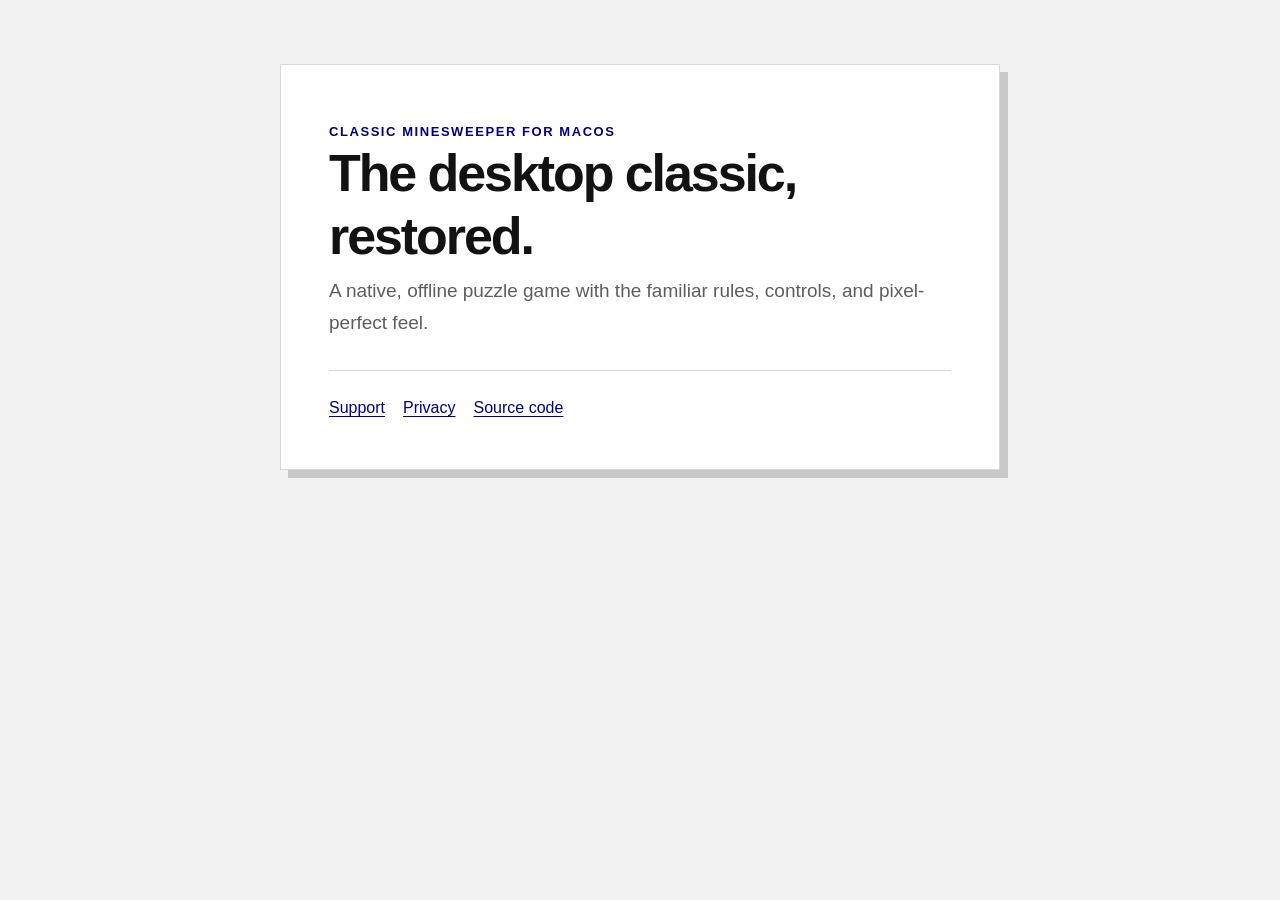
<file: docs/index.html>
<!doctype html>
<html lang="en">
<head>
  <meta charset="utf-8">
  <meta name="viewport" content="width=device-width, initial-scale=1">
  <meta name="description" content="Classic Minesweeper for macOS — support and privacy information.">
  <title>Classic Minesweeper</title>
  <link rel="stylesheet" href="site.css">
</head>
<body>
  <main>
    <p class="eyebrow">Classic Minesweeper for macOS</p>
    <h1>The desktop classic, restored.</h1>
    <p class="lede">A native, offline puzzle game with the familiar rules, controls, and pixel-perfect feel.</p>
    <nav aria-label="Product links">
      <a href="support.html">Support</a>
      <a href="privacy.html">Privacy</a>
      <a href="https://github.com/cherishh/classic-minesweeper-mac">Source code</a>
    </nav>
  </main>
</body>
</html>
</file>
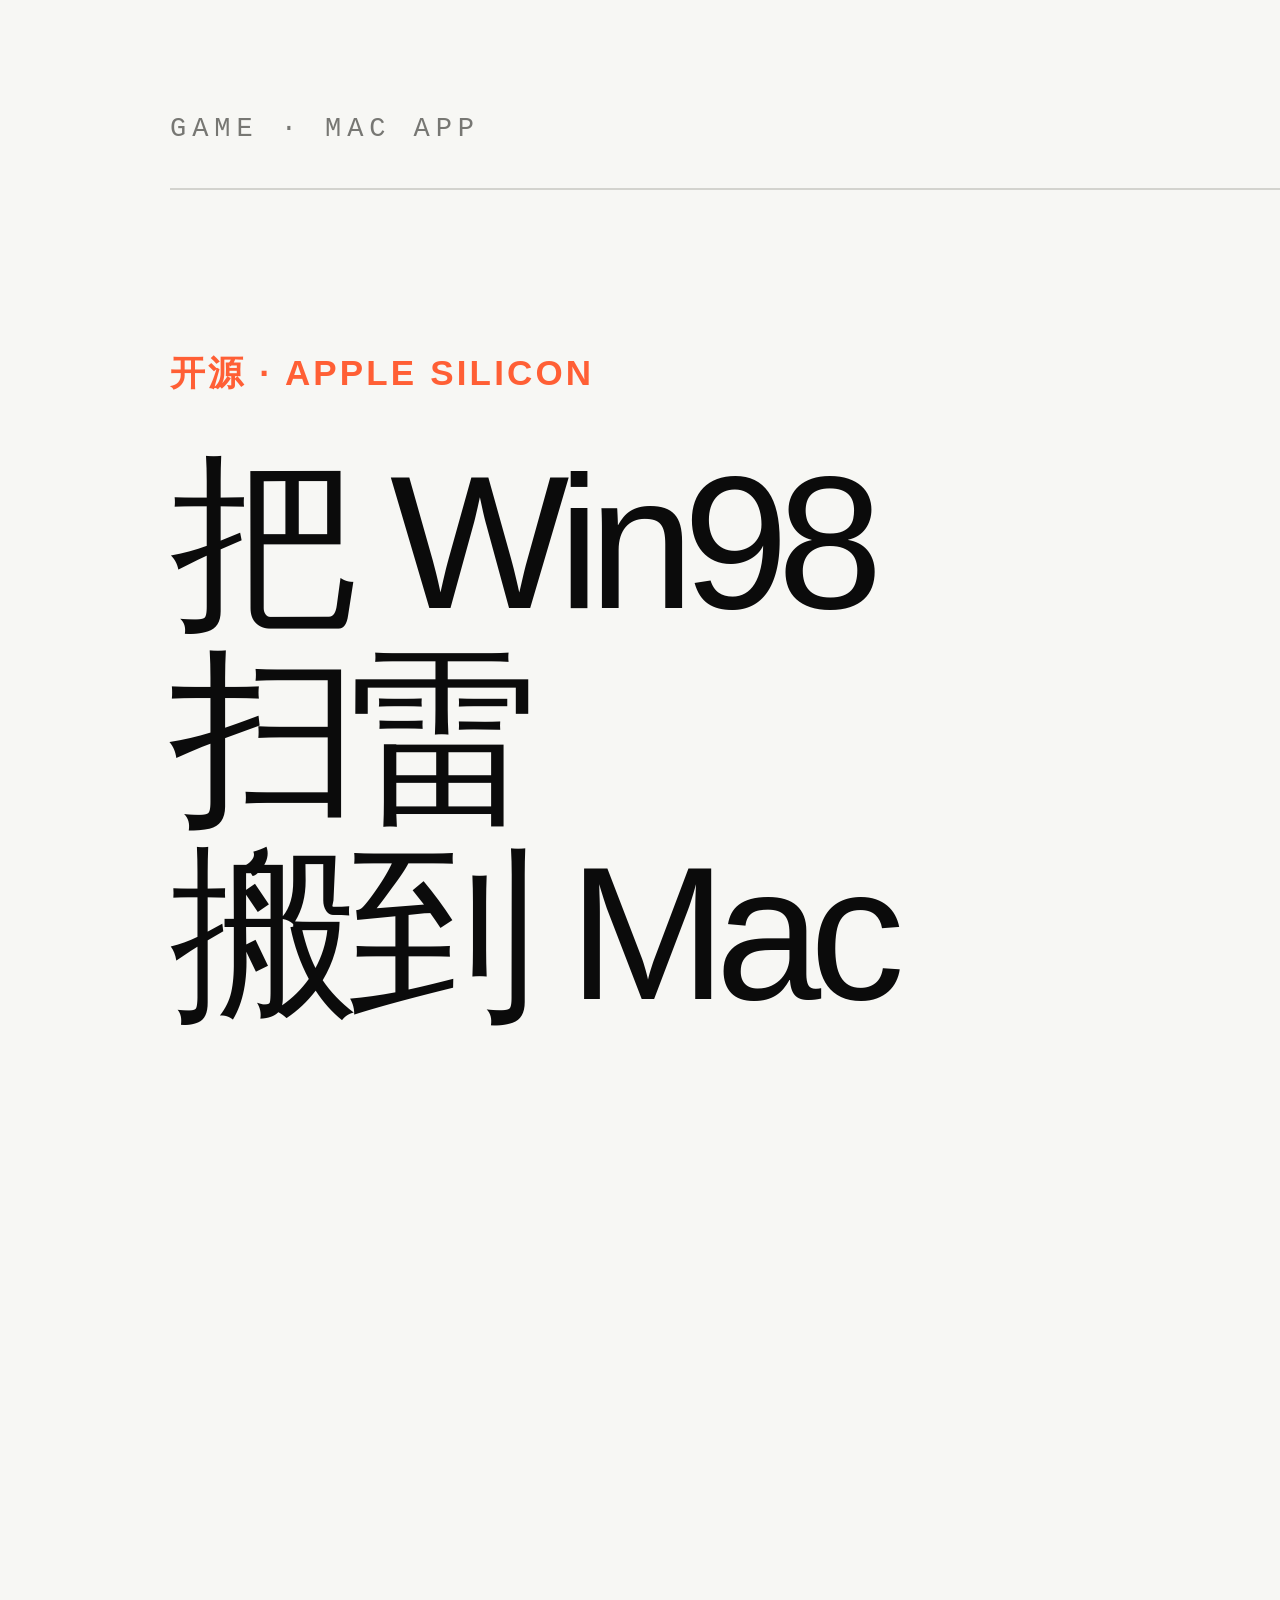
<file: AppStore/screenshots/candidates/editorial-cover-v3/index.html>
<!doctype html>
<html lang="zh-Hans">
<head>
  <meta charset="utf-8">
  <title>扫雷 98经典 — 中文商店首图</title>
  <style>
    * { box-sizing: border-box; }
    html, body { margin: 0; background: #111; }
    body { font-family: -apple-system, BlinkMacSystemFont, "Helvetica Neue", "PingFang SC", "Hiragino Sans GB", Arial, sans-serif; }
    .shot {
      position: relative;
      width: 2880px;
      height: 1800px;
      overflow: hidden;
      color: #0b0b0b;
      background: #f7f7f4;
    }
    .meta {
      position: absolute;
      left: 170px;
      right: 170px;
      top: 116px;
      display: flex;
      justify-content: space-between;
      padding-bottom: 45px;
      border-bottom: 2px solid #d3d3ce;
      color: #777773;
      font: 500 27px/1 ui-monospace, SFMono-Regular, Menlo, monospace;
      letter-spacing: .22em;
    }
    .copy {
      position: absolute;
      z-index: 3;
      left: 170px;
      top: 350px;
      width: 1320px;
    }
    .eyebrow {
      margin: 0 0 48px;
      color: #ff5f35;
      font-size: 35px;
      font-weight: 650;
      letter-spacing: .09em;
    }
    h1 {
      margin: 0;
      font-size: 190px;
      font-weight: 300;
      line-height: 1.03;
      letter-spacing: -.06em;
    }
    .visual {
      position: absolute;
      z-index: 1;
      right: 115px;
      bottom: 80px;
      width: 1240px;
      height: 1410px;
      overflow: hidden;
      background:
        linear-gradient(rgba(50,50,50,.075) 1px, transparent 1px),
        linear-gradient(90deg, rgba(50,50,50,.075) 1px, transparent 1px),
        linear-gradient(90deg, rgba(255,255,255,.82), rgba(255,255,255,.35));
      background-size: 96px 96px, 96px 96px, 100% 100%;
    }
    .visual::before {
      content: "";
      position: absolute;
      right: -230px;
      bottom: -310px;
      width: 1050px;
      height: 1050px;
      border-radius: 50%;
      background:
        radial-gradient(circle, rgba(255,95,53,.95) 0 6px, transparent 7px) 0 0 / 24px 24px,
        linear-gradient(135deg, transparent 24%, rgba(255,95,53,.14) 68%, rgba(0,0,0,.62));
      opacity: .96;
    }
    .visual::after {
      content: "";
      position: absolute;
      left: -165px;
      bottom: -210px;
      width: 720px;
      height: 720px;
      border-radius: 50%;
      background: radial-gradient(circle, rgba(0,0,0,.72) 0 3px, transparent 4px) 0 0 / 18px 18px;
      opacity: .65;
    }
    .product-mat {
      position: absolute;
      z-index: 2;
      left: 245px;
      top: 120px;
      width: 780px;
      height: 1182px;
      padding: 40px;
      background: rgba(255,255,255,.96);
      box-shadow: 28px 34px 0 rgba(0,0,0,.15);
    }
    .product {
      display: block;
      width: 700px;
      height: auto;
      image-rendering: pixelated;
    }
  </style>
</head>
<body>
  <main class="shot" id="zh-cover">
    <div class="meta"><span>GAME · MAC APP</span><span>2026 · FREE</span></div>
    <section class="copy">
      <p class="eyebrow">开源 · APPLE SILICON</p>
      <h1>把 Win98<br>扫雷<br>搬到 Mac</h1>
    </section>
    <section class="visual" aria-hidden="true">
      <div class="product-mat">
        <img class="product" src="../../source/beginner-ready-large.png" alt="">
      </div>
    </section>
  </main>
</body>
</html>
</file>
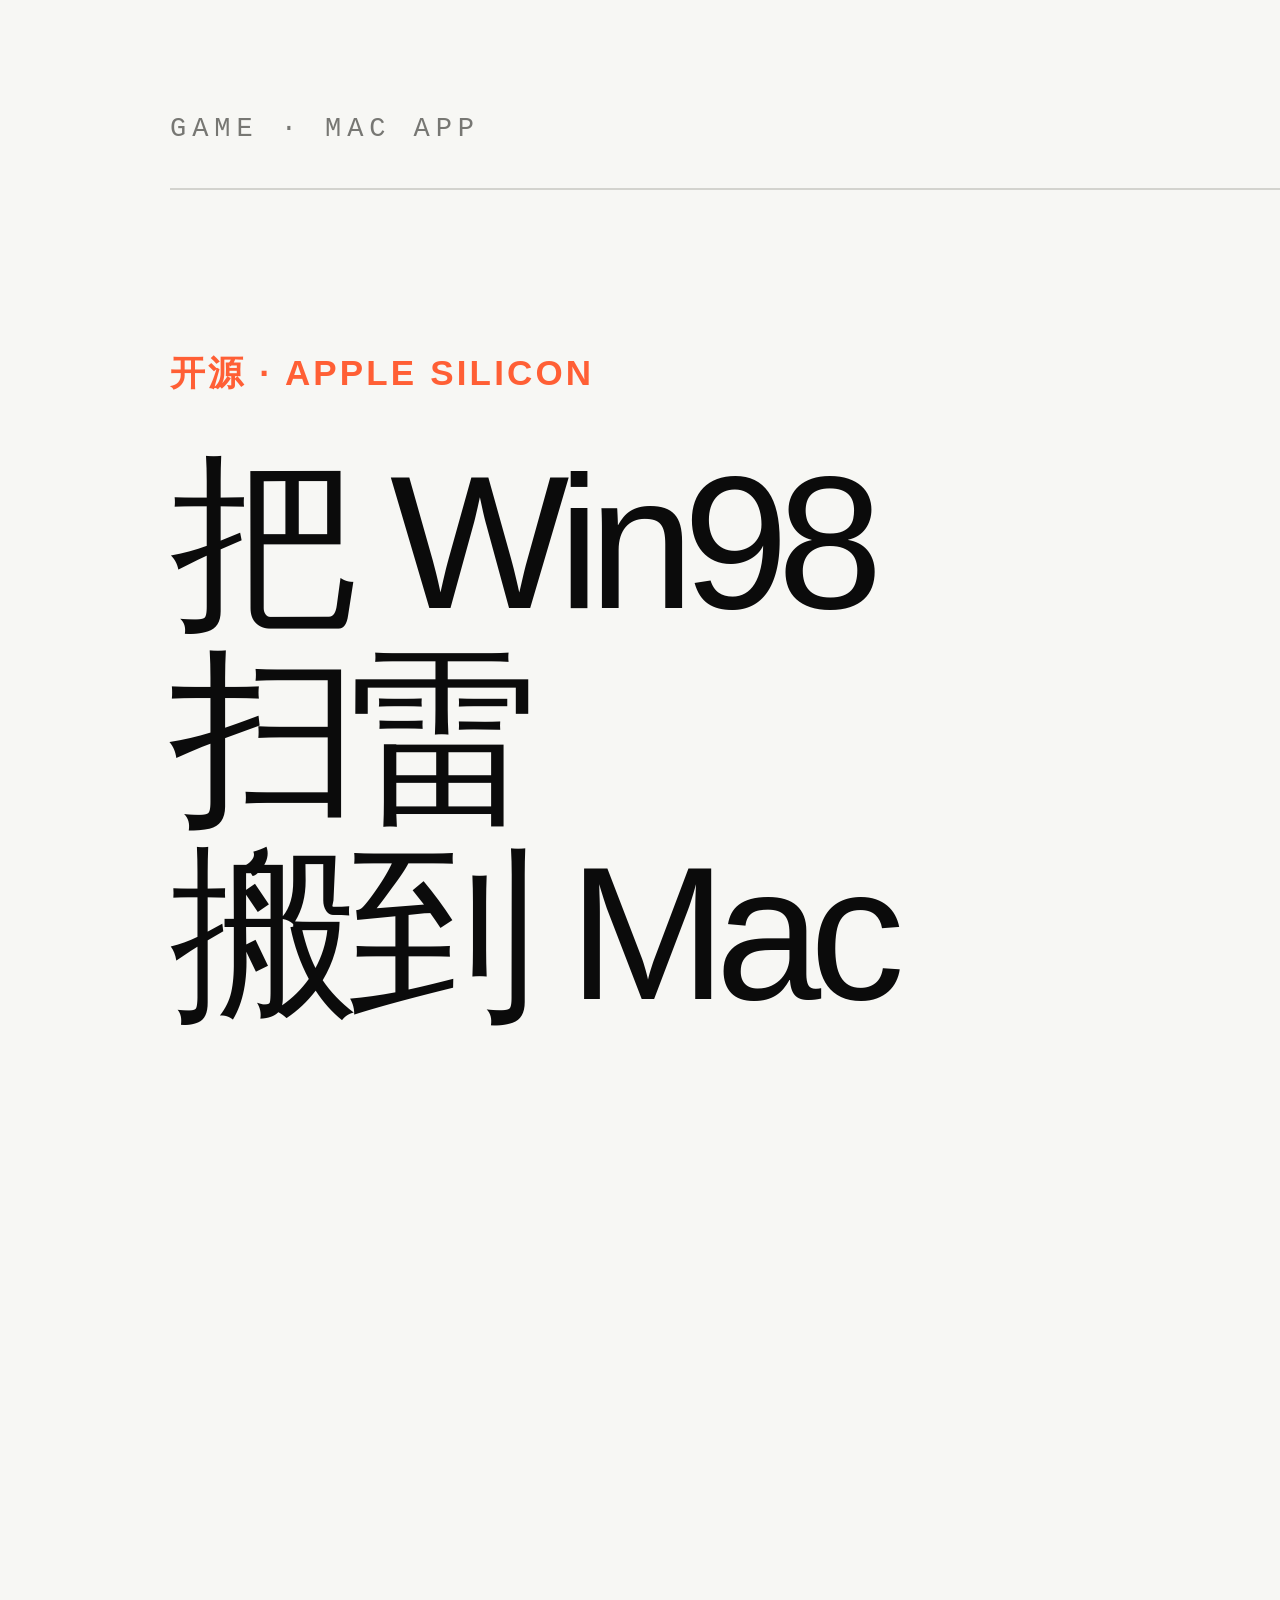
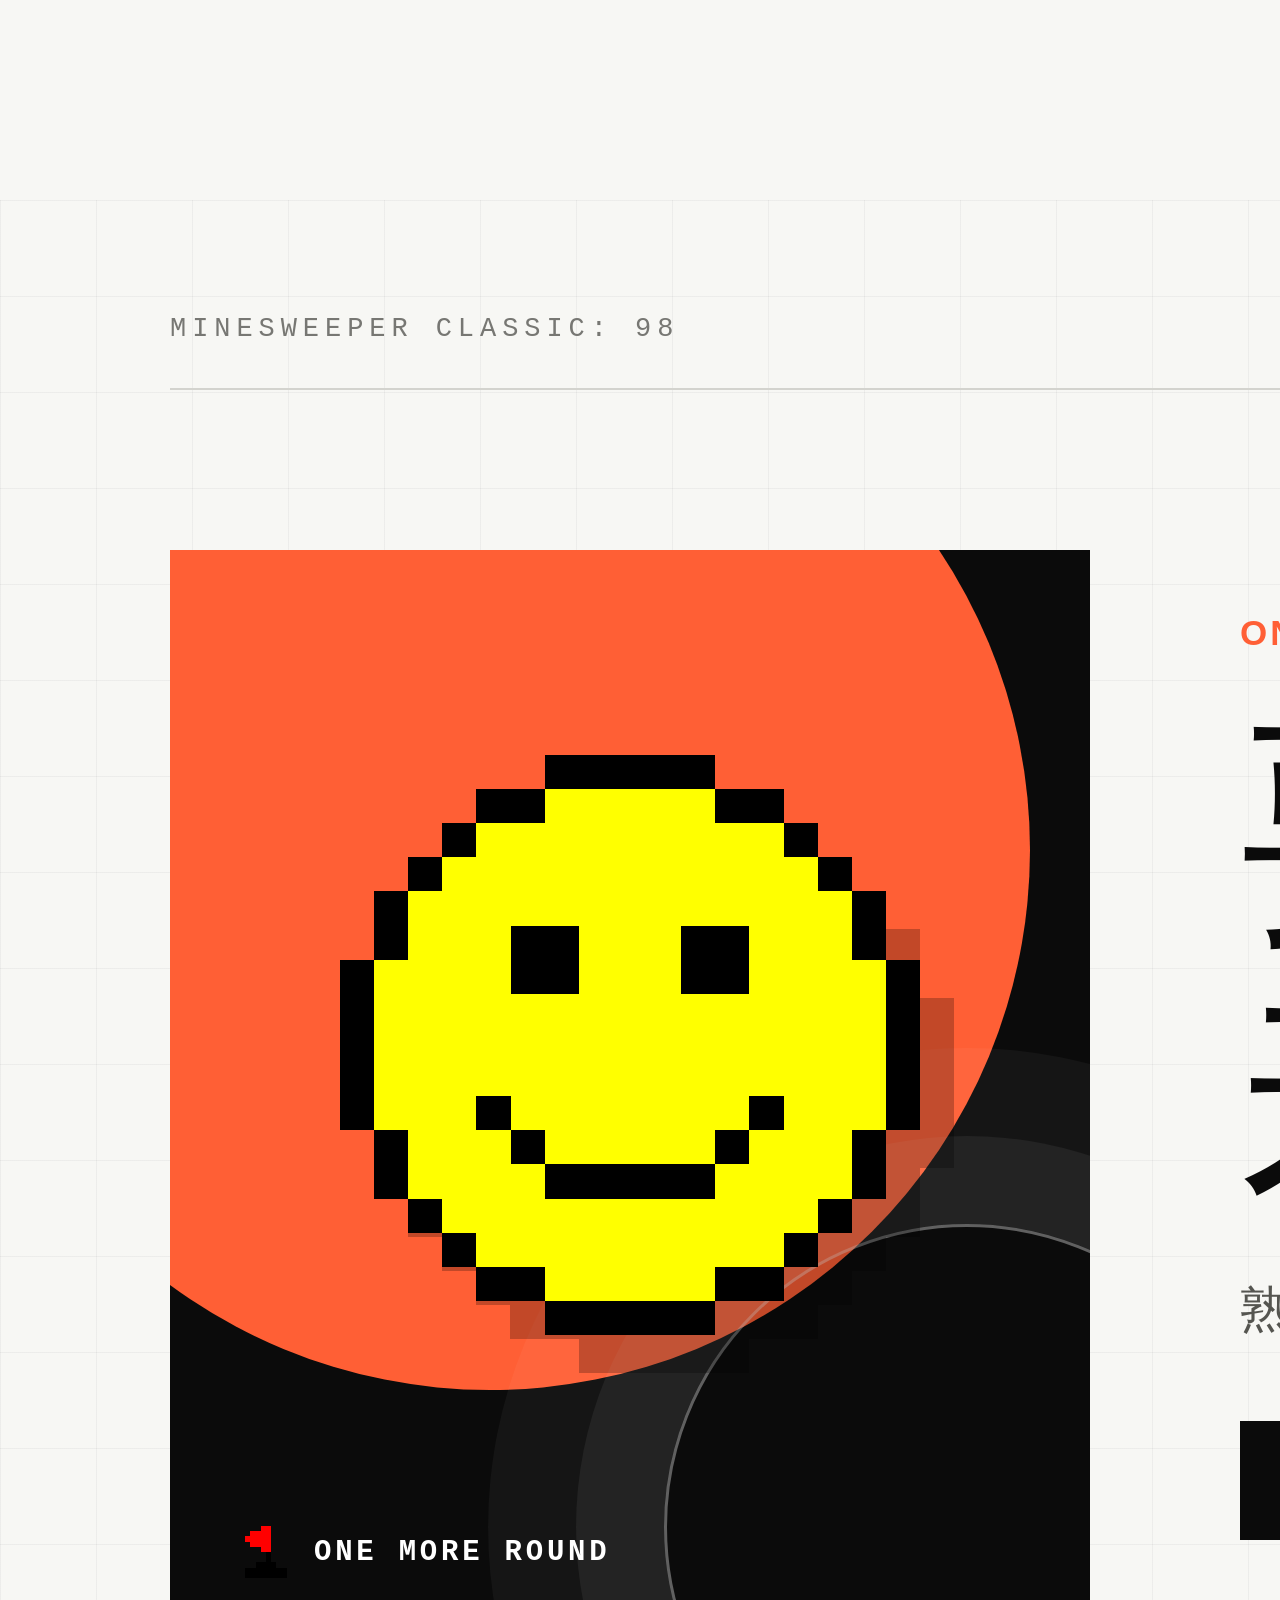
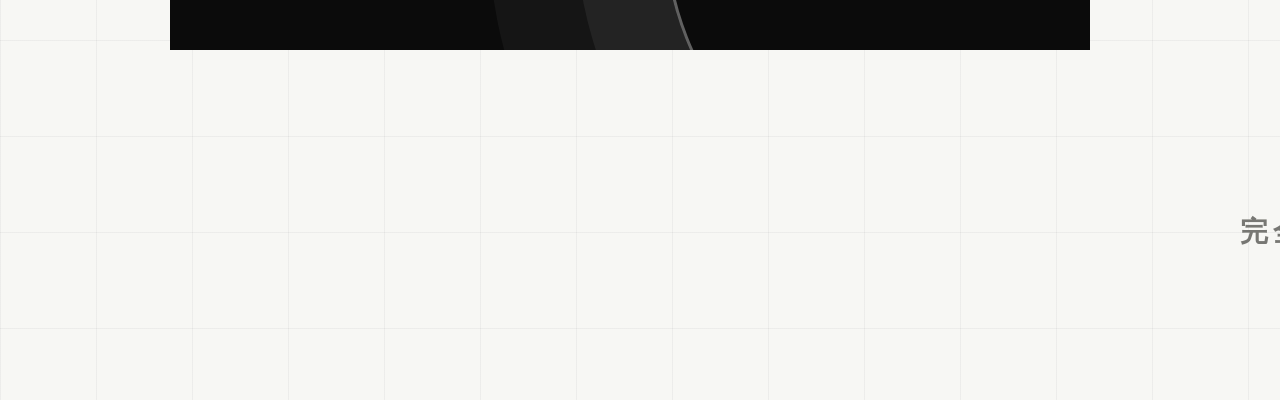
<file: AppStore/screenshots/candidates/editorial-set-v4/index.html>
<!doctype html>
<html lang="zh-Hans">
<head>
  <meta charset="utf-8">
  <title>扫雷 98经典 — 中文商店首尾图</title>
  <style>
    * { box-sizing: border-box; }
    html, body { margin: 0; background: #111; }
    body { font-family: -apple-system, BlinkMacSystemFont, "Helvetica Neue", "PingFang SC", "Hiragino Sans GB", Arial, sans-serif; }
    .shot {
      position: relative;
      width: 2880px;
      height: 1800px;
      overflow: hidden;
      color: #0b0b0b;
      background: #f7f7f4;
    }
    .meta {
      position: absolute;
      z-index: 5;
      left: 170px;
      right: 170px;
      top: 116px;
      display: flex;
      justify-content: space-between;
      padding-bottom: 45px;
      border-bottom: 2px solid #d3d3ce;
      color: #777773;
      font: 500 27px/1 ui-monospace, SFMono-Regular, Menlo, monospace;
      letter-spacing: .22em;
    }
    .eyebrow {
      margin: 0 0 48px;
      color: #ff5f35;
      font-size: 35px;
      font-weight: 650;
      letter-spacing: .09em;
    }

    /* 01 — faithful landscape adaptation of the supplied cover. */
    #zh-01 .copy {
      position: absolute;
      z-index: 3;
      left: 170px;
      top: 350px;
      width: 1320px;
    }
    #zh-01 h1 {
      margin: 0;
      font-size: 190px;
      font-weight: 300;
      line-height: 1.03;
      letter-spacing: -.06em;
    }
    .cover-visual {
      position: absolute;
      z-index: 1;
      right: 115px;
      bottom: 80px;
      width: 1240px;
      height: 1410px;
      overflow: hidden;
      background:
        linear-gradient(rgba(50,50,50,.075) 1px, transparent 1px),
        linear-gradient(90deg, rgba(50,50,50,.075) 1px, transparent 1px),
        linear-gradient(90deg, rgba(255,255,255,.82), rgba(255,255,255,.35));
      background-size: 96px 96px, 96px 96px, 100% 100%;
    }
    .cover-visual::before {
      content: "";
      position: absolute;
      right: -230px;
      bottom: -310px;
      width: 1050px;
      height: 1050px;
      border-radius: 50%;
      background:
        radial-gradient(circle, rgba(255,95,53,.95) 0 6px, transparent 7px) 0 0 / 24px 24px,
        linear-gradient(135deg, transparent 24%, rgba(255,95,53,.14) 68%, rgba(0,0,0,.62));
    }
    .cover-visual::after {
      content: "";
      position: absolute;
      left: -165px;
      bottom: -210px;
      width: 720px;
      height: 720px;
      border-radius: 50%;
      background: radial-gradient(circle, rgba(0,0,0,.72) 0 3px, transparent 4px) 0 0 / 18px 18px;
      opacity: .65;
    }
    .product-mat {
      position: absolute;
      z-index: 2;
      left: 245px;
      top: 120px;
      width: 780px;
      height: 1182px;
      padding: 40px;
      background: rgba(255,255,255,.96);
      box-shadow: 28px 34px 0 rgba(0,0,0,.15);
    }
    .product {
      display: block;
      width: 700px;
      image-rendering: pixelated;
    }

    /* 05 — original smiley-led CTA. */
    #zh-05 {
      background:
        linear-gradient(rgba(50,50,50,.05) 1px, transparent 1px),
        linear-gradient(90deg, rgba(50,50,50,.05) 1px, transparent 1px),
        #f7f7f4;
      background-size: 96px 96px, 96px 96px, 100% 100%;
    }
    #zh-05::after {
      content: "";
      position: absolute;
      right: -300px;
      bottom: -480px;
      width: 1250px;
      height: 1250px;
      border-radius: 50%;
      background: radial-gradient(circle, rgba(255,95,53,.92) 0 7px, transparent 8px) 0 0 / 28px 28px;
      opacity: .72;
    }
    .face-stage {
      position: absolute;
      z-index: 2;
      left: 170px;
      top: 350px;
      width: 920px;
      height: 1100px;
      background: #0b0b0b;
      overflow: hidden;
    }
    .face-stage::before {
      content: "";
      position: absolute;
      left: -220px;
      top: -240px;
      width: 1080px;
      height: 1080px;
      border-radius: 50%;
      background: #ff5f35;
    }
    .face-stage::after {
      content: "";
      position: absolute;
      right: -180px;
      bottom: -180px;
      width: 600px;
      height: 600px;
      border: 3px solid rgba(255,255,255,.35);
      border-radius: 50%;
      box-shadow: 0 0 0 88px rgba(255,255,255,.06), 0 0 0 176px rgba(255,255,255,.04);
    }
    .face {
      position: absolute;
      z-index: 3;
      left: 170px;
      top: 205px;
      width: 580px;
      image-rendering: pixelated;
      filter: drop-shadow(34px 38px 0 rgba(0,0,0,.24));
    }
    .flag-chip {
      position: absolute;
      z-index: 4;
      left: 70px;
      bottom: 72px;
      display: flex;
      align-items: center;
      gap: 22px;
      color: #fff;
      font: 600 29px/1 ui-monospace, SFMono-Regular, Menlo, monospace;
      letter-spacing: .13em;
    }
    .flag-chip img { width: 52px; image-rendering: pixelated; }
    .cta-copy {
      position: absolute;
      z-index: 3;
      left: 1240px;
      top: 410px;
      width: 1380px;
    }
    .cta-copy h1 {
      margin: 0;
      font-size: 250px;
      font-weight: 300;
      line-height: 1.02;
      letter-spacing: -.065em;
    }
    .cta-copy .sub {
      margin: 62px 0 0;
      font-size: 49px;
      font-weight: 400;
      color: #555550;
    }
    .cta-action {
      display: inline-flex;
      align-items: center;
      gap: 24px;
      margin-top: 78px;
      padding: 30px 42px 33px;
      background: #0b0b0b;
      color: #fff;
      font-size: 42px;
      font-weight: 650;
    }
    .cta-action::before {
      content: "";
      width: 22px;
      height: 22px;
      background: #ff5f35;
    }
    .footer {
      position: absolute;
      z-index: 4;
      left: 1240px;
      bottom: 152px;
      color: #777773;
      font: 600 28px/1 ui-monospace, SFMono-Regular, Menlo, monospace;
      letter-spacing: .18em;
    }
  </style>
</head>
<body>
  <main class="shot" id="zh-01">
    <div class="meta"><span>GAME · MAC APP</span><span>2026 · FREE</span></div>
    <section class="copy">
      <p class="eyebrow">开源 · APPLE SILICON</p>
      <h1>把 Win98<br>扫雷<br>搬到 Mac</h1>
    </section>
    <section class="cover-visual" aria-hidden="true">
      <div class="product-mat">
        <img class="product" src="../../source/beginner-one-flag-large.png" alt="">
      </div>
    </section>
  </main>

  <main class="shot" id="zh-05">
    <div class="meta"><span>MINESWEEPER CLASSIC: 98</span><span>05 · READY</span></div>
    <section class="face-stage" aria-hidden="true">
      <img class="face" src="../../../../Resources/RetroAssets/face-neutral.png" alt="">
      <div class="flag-chip"><img src="../../../../Resources/RetroAssets/flag.png" alt=""><span>ONE MORE ROUND</span></div>
    </section>
    <section class="cta-copy">
      <p class="eyebrow">ONE MORE ROUND · 最后一页</p>
      <h1>要不要<br>来一局？</h1>
      <p class="sub">熟悉的笑脸，已经准备好了。</p>
      <div class="cta-action">打开就玩</div>
    </section>
    <div class="footer">完全离线 · 无广告 · 原生 MAC</div>
  </main>
</body>
</html>
</file>
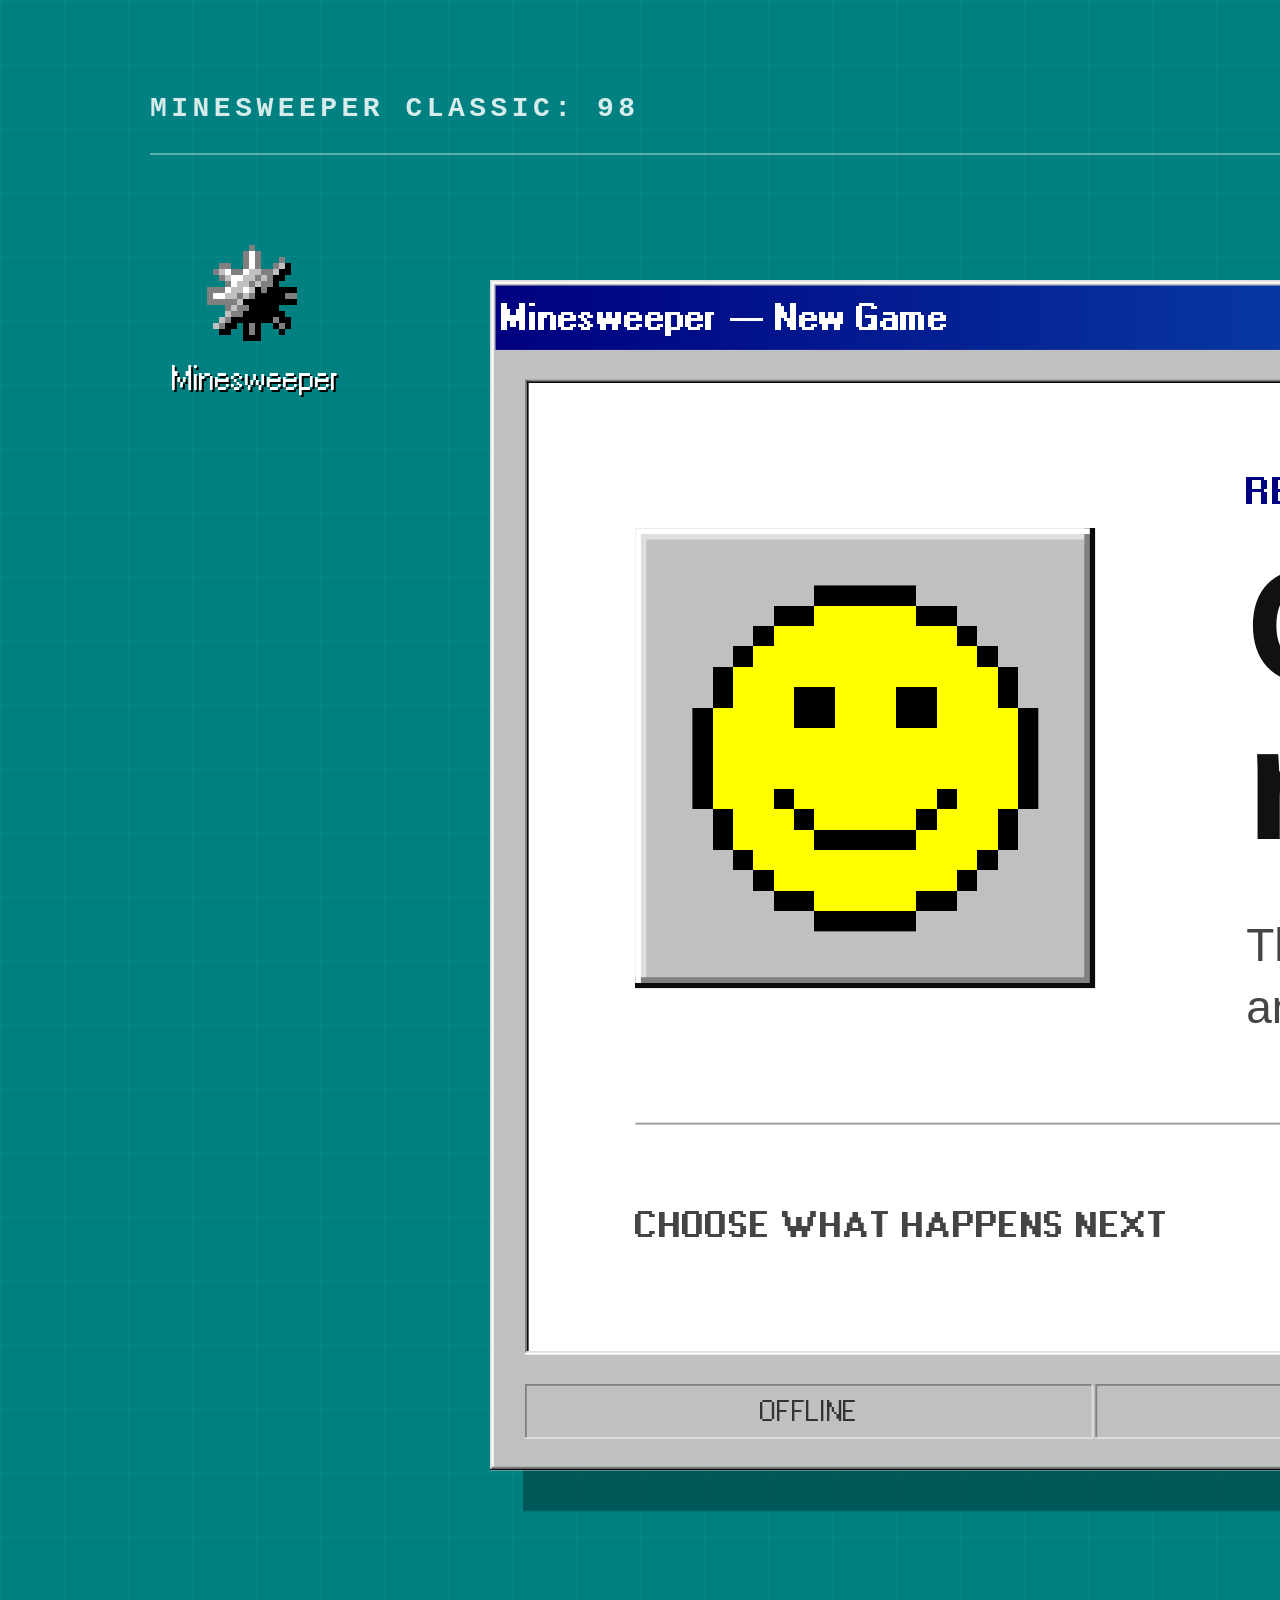
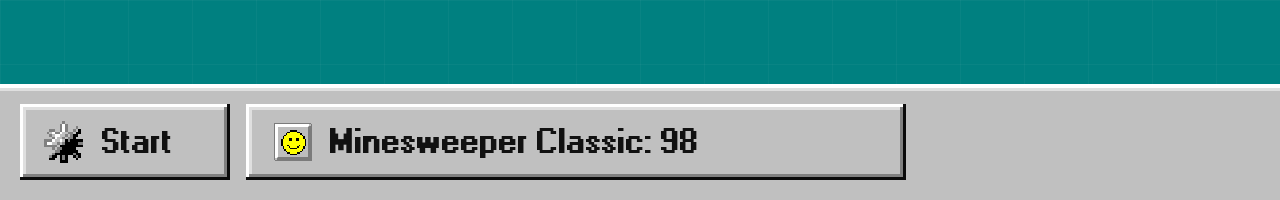
<file: AppStore/screenshots/candidates/win98-cta-v5/index.html>
<!doctype html>
<html lang="en">
<head>
  <meta charset="utf-8">
  <title>Minesweeper Classic: 98 — English final screenshot</title>
  <link rel="stylesheet" href="vendor/98.css">
  <style>
    * { box-sizing: border-box; }
    html, body { margin: 0; background: #111; }
    body { font-family: -apple-system, BlinkMacSystemFont, "Helvetica Neue", Arial, sans-serif; }
    .shot {
      position: relative;
      width: 2880px;
      height: 1800px;
      overflow: hidden;
      background:
        linear-gradient(rgba(255,255,255,.035) 1px, transparent 1px),
        linear-gradient(90deg, rgba(255,255,255,.035) 1px, transparent 1px),
        #008080;
      background-size: 64px 64px, 64px 64px, 100% 100%;
    }
    .desktop-meta {
      position: absolute;
      left: 150px;
      right: 150px;
      top: 95px;
      z-index: 2;
      display: flex;
      justify-content: space-between;
      color: rgba(255,255,255,.84);
      font: 700 28px/1 ui-monospace, SFMono-Regular, Menlo, monospace;
      letter-spacing: .16em;
      text-transform: uppercase;
    }
    .desktop-meta::after {
      content: "";
      position: absolute;
      left: 0;
      right: 0;
      top: 58px;
      height: 2px;
      background: rgba(255,255,255,.36);
    }
    .desktop-icon {
      position: absolute;
      left: 165px;
      top: 245px;
      z-index: 2;
      width: 180px;
      text-align: center;
      color: #fff;
      font-family: "Pixelated MS Sans Serif", Arial, sans-serif;
      font-size: 30px;
      line-height: 1.25;
      text-shadow: 2px 2px #000;
    }
    .desktop-icon img {
      display: block;
      width: 96px;
      margin: 0 auto 20px;
      image-rendering: pixelated;
    }
    .window-position {
      position: absolute;
      z-index: 3;
      left: 490px;
      top: 280px;
      width: 1020px;
      transform: scale(1.84);
      transform-origin: top left;
      filter: drop-shadow(18px 22px 0 rgba(0,0,0,.32));
    }
    .dialog-window { width: 1020px; }
    .dialog-window .title-bar { min-height: 35px; }
    .dialog-window .title-bar-text { font-size: 18px; }
    .dialog-window .title-bar-controls button {
      min-width: 25px;
      min-height: 22px;
      background-size: 12px auto;
    }
    .dialog-window .window-body { margin: 16px; }
    .cta-panel {
      position: relative;
      min-height: 530px;
      padding: 50px 58px 42px;
      display: grid;
      grid-template-columns: 280px 1fr;
      column-gap: 52px;
      align-items: center;
      background: #fff;
    }
    .smiley-wrap {
      width: 250px;
      height: 250px;
      display: grid;
      place-items: center;
      background: #c0c0c0;
      box-shadow: inset -3px -3px #0a0a0a, inset 3px 3px #fff, inset -6px -6px grey, inset 6px 6px #dfdfdf;
    }
    .smiley {
      width: 188px;
      image-rendering: pixelated;
    }
    .copy { align-self: center; }
    .eyebrow {
      margin: 0 0 20px;
      color: #000080;
      font: 700 18px/1 "Pixelated MS Sans Serif", Arial, sans-serif;
      letter-spacing: .06em;
      text-transform: uppercase;
    }
    h1 {
      margin: 0;
      color: #111;
      font-family: -apple-system, BlinkMacSystemFont, "Helvetica Neue", Arial, sans-serif;
      font-size: 88px;
      font-weight: 560;
      line-height: .98;
      letter-spacing: -.055em;
    }
    .sub {
      margin: 28px 0 0;
      max-width: 540px;
      color: #454545;
      font: 400 25px/1.35 -apple-system, BlinkMacSystemFont, "Helvetica Neue", Arial, sans-serif;
    }
    .choice {
      grid-column: 1 / -1;
      margin-top: 44px;
      padding-top: 30px;
      border-top: 1px solid #9b9b9b;
      display: flex;
      justify-content: space-between;
      align-items: center;
    }
    .hint {
      color: #444;
      font: 700 17px/1 "Pixelated MS Sans Serif", Arial, sans-serif;
      letter-spacing: .04em;
    }
    .buttons { display: flex; gap: 14px; }
    .buttons button {
      min-width: 138px;
      min-height: 50px;
      color: transparent;
      font-size: 23px;
    }
    .status-bar { margin: 10px 16px 14px; }
    .status-bar-field {
      min-height: 30px;
      padding: 7px 10px;
      color: #333;
      font-size: 14px;
      text-align: center;
    }
    .taskbar {
      position: absolute;
      z-index: 6;
      left: 0;
      right: 0;
      bottom: 0;
      height: 116px;
      padding: 16px 20px;
      display: flex;
      align-items: center;
      gap: 16px;
      background: #c0c0c0;
      box-shadow: inset 0 4px #fff, inset 0 7px #dfdfdf;
      font-family: "Pixelated MS Sans Serif", Arial, sans-serif;
    }
    .start,
    .task,
    .tray {
      height: 76px;
      display: flex;
      align-items: center;
      background: #c0c0c0;
      box-shadow: inset -3px -3px #0a0a0a, inset 3px 3px #fff, inset -6px -6px grey, inset 6px 6px #dfdfdf;
      color: #111;
      font-size: 30px;
      font-weight: 700;
    }
    .start { width: 210px; padding: 0 24px; gap: 16px; }
    .start img { width: 42px; image-rendering: pixelated; }
    .task { width: 660px; padding: 0 28px; gap: 18px; }
    .task img { width: 38px; image-rendering: pixelated; }
    .tray {
      margin-left: auto;
      width: 300px;
      justify-content: center;
      box-shadow: inset -3px -3px #fff, inset 3px 3px grey;
      font-size: 25px;
      letter-spacing: .08em;
    }
  </style>
</head>
<body>
  <main class="shot" id="en-05">
    <div class="desktop-meta"><span>Minesweeper Classic: 98</span><span>05 · One more round</span></div>

    <div class="desktop-icon">
      <img src="../../../../Resources/RetroAssets/app-icon-16.png" alt="">
      <span>Minesweeper</span>
    </div>

    <div class="window-position">
      <section class="window dialog-window">
        <div class="title-bar">
          <div class="title-bar-text">Minesweeper — New Game</div>
          <div class="title-bar-controls"><button aria-label="Close"></button></div>
        </div>
        <div class="window-body">
          <div class="sunken-panel cta-panel">
            <div class="smiley-wrap"><img class="smiley" src="../../../../Resources/RetroAssets/face-neutral.png" alt=""></div>
            <div class="copy">
              <p class="eyebrow">Ready when you are</p>
              <h1>One more<br>round?</h1>
              <p class="sub">The classic smile is waiting. Open the game and start sweeping.</p>
            </div>
            <div class="choice">
              <span class="hint">CHOOSE WHAT HAPPENS NEXT</span>
              <div class="buttons"><button>Maybe later</button><button class="default">Play</button></div>
            </div>
          </div>
        </div>
        <div class="status-bar">
          <p class="status-bar-field">OFFLINE</p>
          <p class="status-bar-field">NO ADS</p>
          <p class="status-bar-field">NATIVE MAC APP</p>
        </div>
      </section>
    </div>

    <div class="taskbar">
      <div class="start"><img src="../../../../Resources/RetroAssets/app-icon-16.png" alt=""><span>Start</span></div>
      <div class="task"><img src="../../../../Resources/RetroAssets/face-neutral-full.png" alt=""><span>Minesweeper Classic: 98</span></div>
      <div class="tray">READY · 05 / 05</div>
    </div>
  </main>
</body>
</html>
</file>
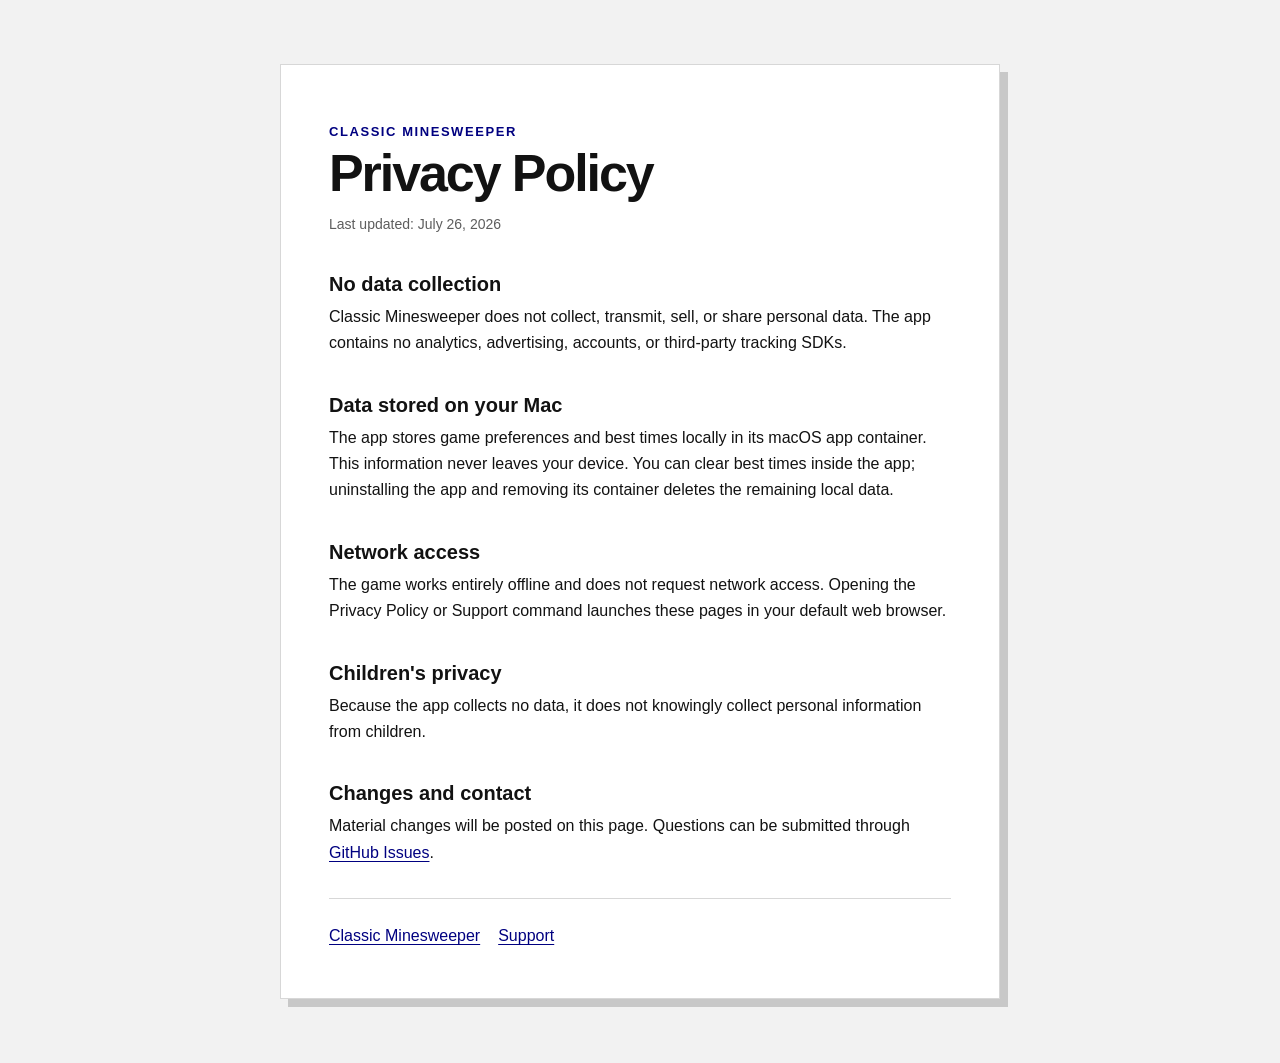
<file: docs/privacy.html>
<!doctype html>
<html lang="en">
<head>
  <meta charset="utf-8">
  <meta name="viewport" content="width=device-width, initial-scale=1">
  <meta name="description" content="Privacy policy for Classic Minesweeper for macOS.">
  <title>Privacy Policy — Classic Minesweeper</title>
  <link rel="stylesheet" href="site.css">
</head>
<body>
  <main>
    <p class="eyebrow">Classic Minesweeper</p>
    <h1>Privacy Policy</h1>
    <p class="meta">Last updated: July 26, 2026</p>

    <h2>No data collection</h2>
    <p>Classic Minesweeper does not collect, transmit, sell, or share personal data. The app contains no analytics, advertising, accounts, or third-party tracking SDKs.</p>

    <h2>Data stored on your Mac</h2>
    <p>The app stores game preferences and best times locally in its macOS app container. This information never leaves your device. You can clear best times inside the app; uninstalling the app and removing its container deletes the remaining local data.</p>

    <h2>Network access</h2>
    <p>The game works entirely offline and does not request network access. Opening the Privacy Policy or Support command launches these pages in your default web browser.</p>

    <h2>Children's privacy</h2>
    <p>Because the app collects no data, it does not knowingly collect personal information from children.</p>

    <h2>Changes and contact</h2>
    <p>Material changes will be posted on this page. Questions can be submitted through <a href="https://github.com/cherishh/classic-minesweeper-mac/issues">GitHub Issues</a>.</p>

    <nav aria-label="Product links">
      <a href="index.html">Classic Minesweeper</a>
      <a href="support.html">Support</a>
    </nav>
  </main>
</body>
</html>
</file>
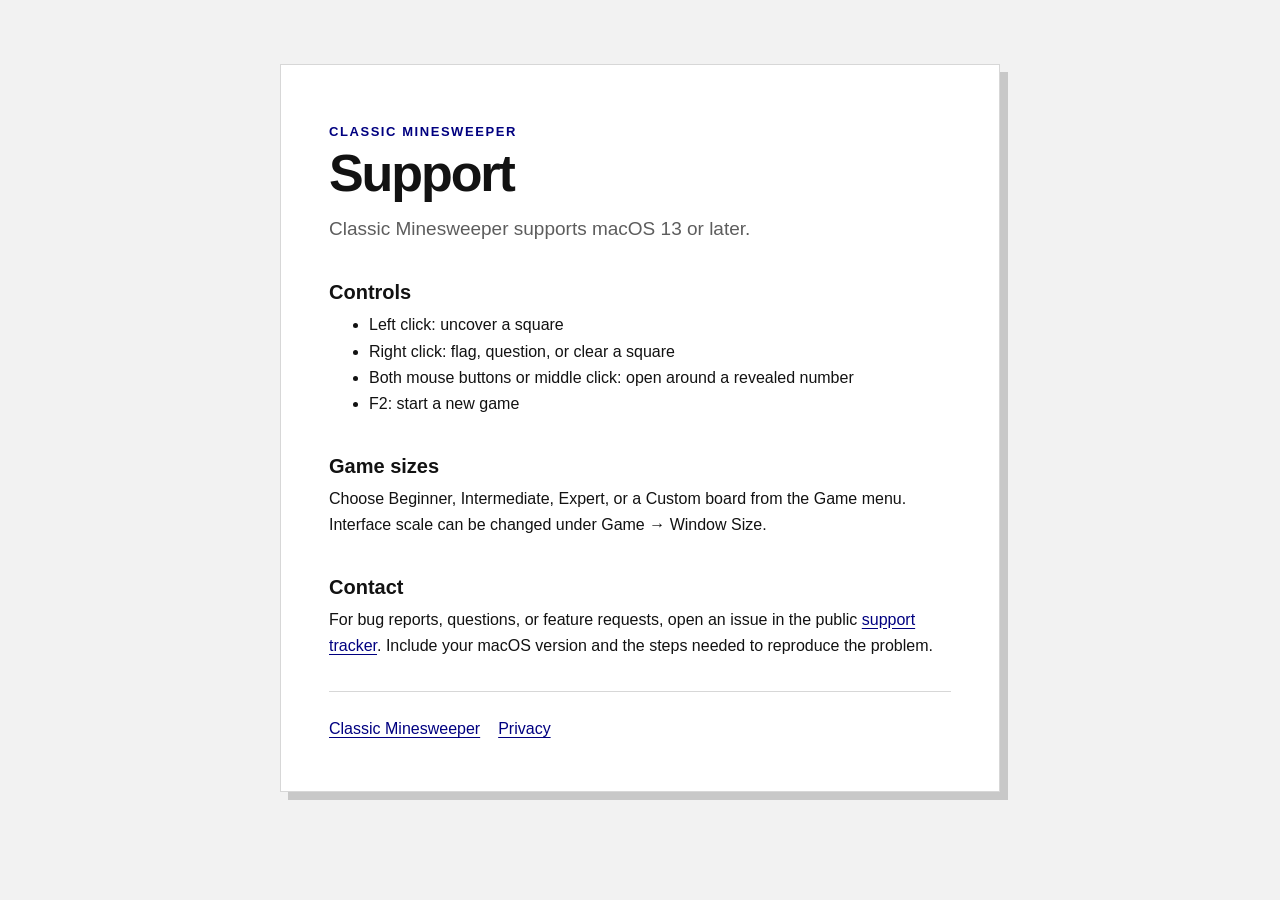
<file: docs/support.html>
<!doctype html>
<html lang="en">
<head>
  <meta charset="utf-8">
  <meta name="viewport" content="width=device-width, initial-scale=1">
  <meta name="description" content="Support for Classic Minesweeper for macOS.">
  <title>Support — Classic Minesweeper</title>
  <link rel="stylesheet" href="site.css">
</head>
<body>
  <main>
    <p class="eyebrow">Classic Minesweeper</p>
    <h1>Support</h1>
    <p class="lede">Classic Minesweeper supports macOS 13 or later.</p>

    <h2>Controls</h2>
    <ul>
      <li>Left click: uncover a square</li>
      <li>Right click: flag, question, or clear a square</li>
      <li>Both mouse buttons or middle click: open around a revealed number</li>
      <li>F2: start a new game</li>
    </ul>

    <h2>Game sizes</h2>
    <p>Choose Beginner, Intermediate, Expert, or a Custom board from the Game menu. Interface scale can be changed under Game → Window Size.</p>

    <h2>Contact</h2>
    <p>For bug reports, questions, or feature requests, open an issue in the public <a href="https://github.com/cherishh/classic-minesweeper-mac/issues">support tracker</a>. Include your macOS version and the steps needed to reproduce the problem.</p>

    <nav aria-label="Product links">
      <a href="index.html">Classic Minesweeper</a>
      <a href="privacy.html">Privacy</a>
    </nav>
  </main>
</body>
</html>
</file>
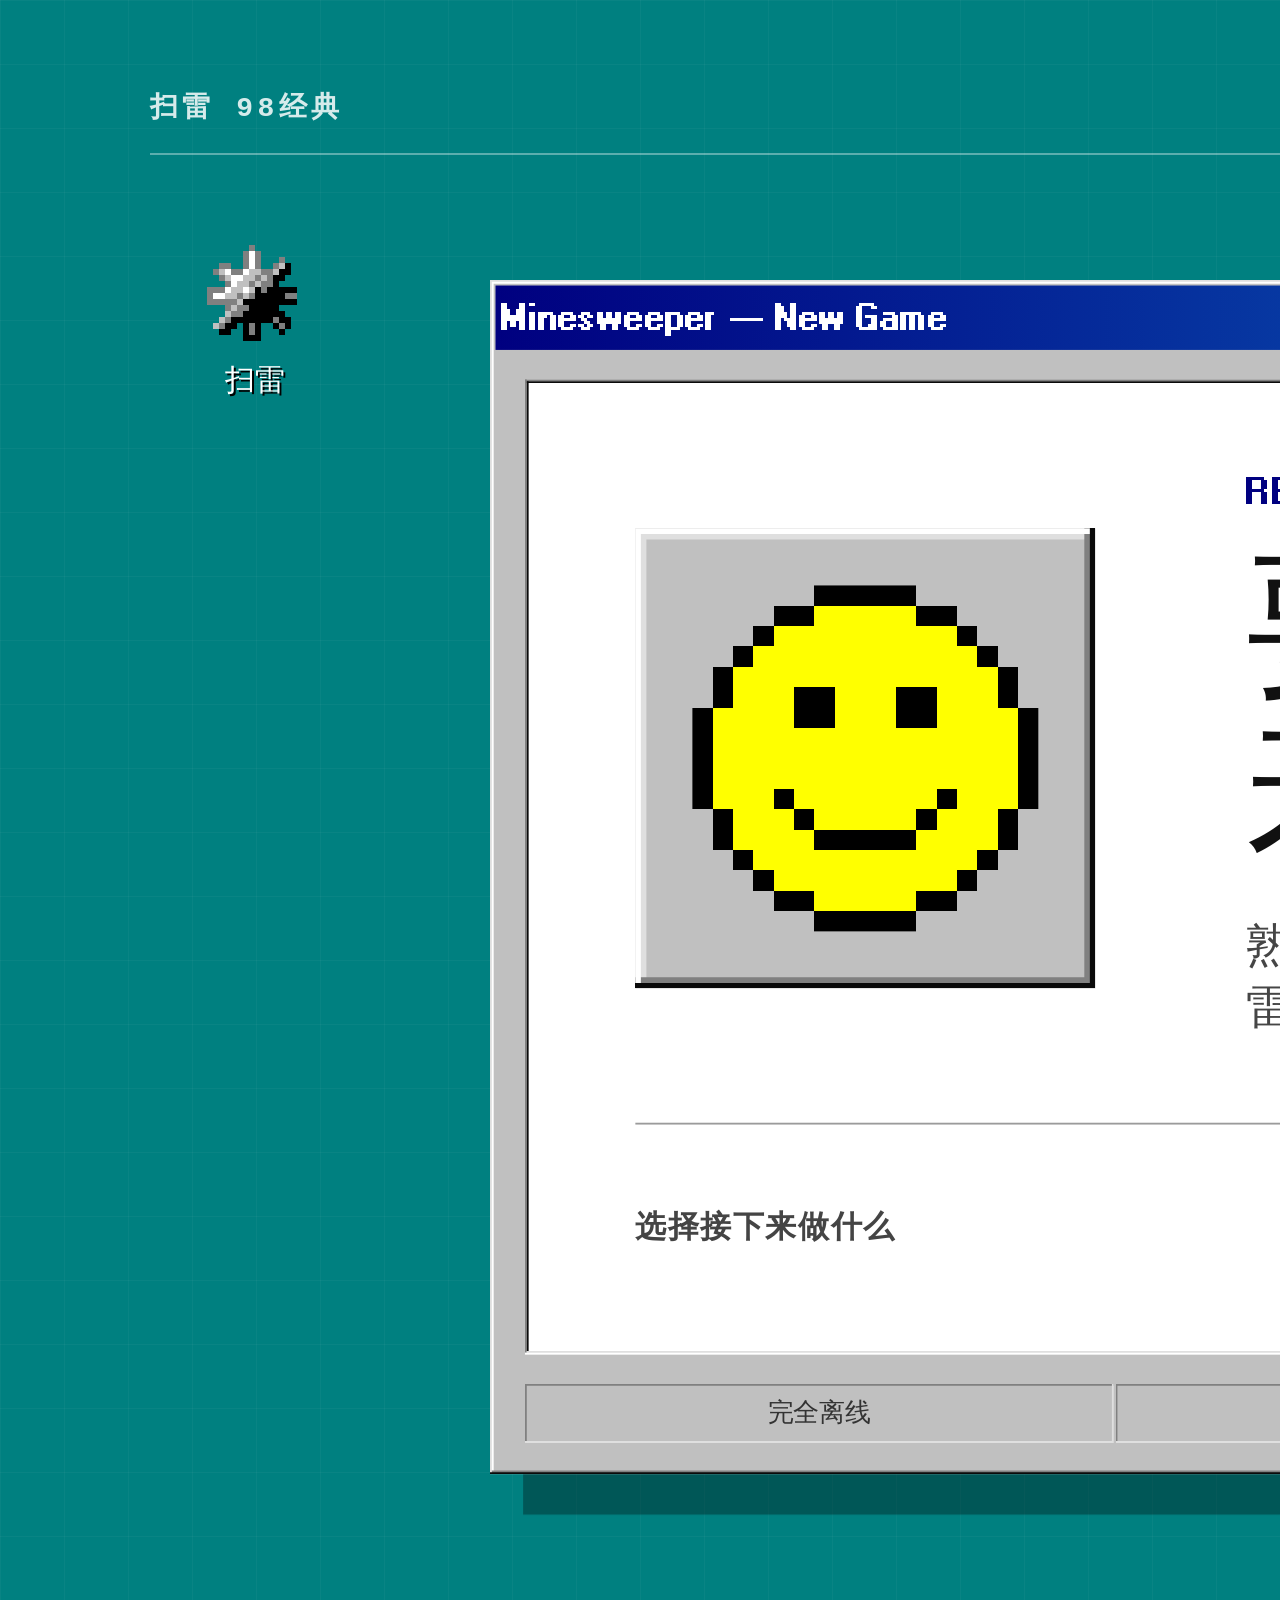
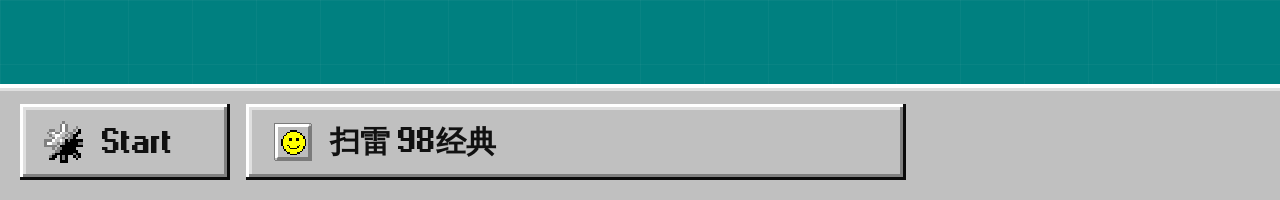
<file: AppStore/screenshots/candidates/full-preview-v7/zh-cta.html>
<!doctype html>
<html lang="zh-Hans">
<head>
  <meta charset="utf-8">
  <title>扫雷 98经典 — 中文末图</title>
  <link rel="stylesheet" href="../win98-cta-v5/vendor/98.css">
  <style>
    * { box-sizing: border-box; }
    html, body { margin: 0; background: #111; }
    body { font-family: -apple-system, BlinkMacSystemFont, "Helvetica Neue", Arial, sans-serif; }
    .shot {
      position: relative;
      width: 2880px;
      height: 1800px;
      overflow: hidden;
      background:
        linear-gradient(rgba(255,255,255,.035) 1px, transparent 1px),
        linear-gradient(90deg, rgba(255,255,255,.035) 1px, transparent 1px),
        #008080;
      background-size: 64px 64px, 64px 64px, 100% 100%;
    }
    .desktop-meta {
      position: absolute;
      left: 150px;
      right: 150px;
      top: 95px;
      z-index: 2;
      display: flex;
      justify-content: space-between;
      color: rgba(255,255,255,.84);
      font: 700 28px/1 ui-monospace, SFMono-Regular, Menlo, monospace;
      letter-spacing: .16em;
      text-transform: uppercase;
    }
    .desktop-meta::after {
      content: "";
      position: absolute;
      left: 0;
      right: 0;
      top: 58px;
      height: 2px;
      background: rgba(255,255,255,.36);
    }
    .desktop-icon {
      position: absolute;
      left: 165px;
      top: 245px;
      z-index: 2;
      width: 180px;
      text-align: center;
      color: #fff;
      font-family: "Pixelated MS Sans Serif", Arial, sans-serif;
      font-size: 30px;
      line-height: 1.25;
      text-shadow: 2px 2px #000;
    }
    .desktop-icon img {
      display: block;
      width: 96px;
      margin: 0 auto 20px;
      image-rendering: pixelated;
    }
    .window-position {
      position: absolute;
      z-index: 3;
      left: 490px;
      top: 280px;
      width: 1020px;
      transform: scale(1.84);
      transform-origin: top left;
      filter: drop-shadow(18px 22px 0 rgba(0,0,0,.32));
    }
    .dialog-window { width: 1020px; }
    .dialog-window .title-bar { min-height: 35px; }
    .dialog-window .title-bar-text { font-size: 18px; }
    .dialog-window .title-bar-controls button {
      min-width: 25px;
      min-height: 22px;
      background-size: 12px auto;
    }
    .dialog-window .window-body { margin: 16px; }
    .cta-panel {
      position: relative;
      min-height: 530px;
      padding: 50px 58px 42px;
      display: grid;
      grid-template-columns: 280px 1fr;
      column-gap: 52px;
      align-items: center;
      background: #fff;
    }
    .smiley-wrap {
      width: 250px;
      height: 250px;
      display: grid;
      place-items: center;
      background: #c0c0c0;
      box-shadow: inset -3px -3px #0a0a0a, inset 3px 3px #fff, inset -6px -6px grey, inset 6px 6px #dfdfdf;
    }
    .smiley {
      width: 188px;
      image-rendering: pixelated;
    }
    .copy { align-self: center; }
    .eyebrow {
      margin: 0 0 20px;
      color: #000080;
      font: 700 18px/1 "Pixelated MS Sans Serif", Arial, sans-serif;
      letter-spacing: .06em;
      text-transform: uppercase;
    }
    h1 {
      margin: 0;
      color: #111;
      font-family: -apple-system, BlinkMacSystemFont, "Helvetica Neue", Arial, "PingFang SC", "Hiragino Sans GB", sans-serif;
      font-size: 88px;
      font-weight: 560;
      line-height: .98;
      letter-spacing: -.055em;
    }
    .sub {
      margin: 28px 0 0;
      max-width: 540px;
      color: #454545;
      font: 400 25px/1.35 -apple-system, BlinkMacSystemFont, "Helvetica Neue", Arial, "PingFang SC", "Hiragino Sans GB", sans-serif;
    }
    .choice {
      grid-column: 1 / -1;
      margin-top: 44px;
      padding-top: 30px;
      border-top: 1px solid #9b9b9b;
      display: flex;
      justify-content: space-between;
      align-items: center;
    }
    .hint {
      color: #444;
      font: 700 17px/1 "Pixelated MS Sans Serif", Arial, sans-serif;
      letter-spacing: .04em;
    }
    .buttons { display: flex; gap: 14px; }
    .buttons button {
      min-width: 138px;
      min-height: 50px;
      color: transparent;
      font-size: 23px;
    }
    .status-bar { margin: 10px 16px 14px; }
    .status-bar-field {
      min-height: 30px;
      padding: 7px 10px;
      color: #333;
      font-size: 14px;
      text-align: center;
    }
    .taskbar {
      position: absolute;
      z-index: 6;
      left: 0;
      right: 0;
      bottom: 0;
      height: 116px;
      padding: 16px 20px;
      display: flex;
      align-items: center;
      gap: 16px;
      background: #c0c0c0;
      box-shadow: inset 0 4px #fff, inset 0 7px #dfdfdf;
      font-family: "Pixelated MS Sans Serif", Arial, sans-serif;
    }
    .start,
    .task,
    .tray {
      height: 76px;
      display: flex;
      align-items: center;
      background: #c0c0c0;
      box-shadow: inset -3px -3px #0a0a0a, inset 3px 3px #fff, inset -6px -6px grey, inset 6px 6px #dfdfdf;
      color: #111;
      font-size: 30px;
      font-weight: 700;
    }
    .start { width: 210px; padding: 0 24px; gap: 16px; }
    .start img { width: 42px; image-rendering: pixelated; }
    .task { width: 660px; padding: 0 28px; gap: 18px; }
    .task img { width: 38px; image-rendering: pixelated; }
    .tray {
      margin-left: auto;
      width: 300px;
      justify-content: center;
      box-shadow: inset -3px -3px #fff, inset 3px 3px grey;
      font-size: 25px;
      letter-spacing: .08em;
    }
  </style>
</head>
<body>
  <main class="shot" id="zh-05">
    <div class="desktop-meta"><span>扫雷 98经典</span><span>05 · 再来一局</span></div>

    <div class="desktop-icon">
      <img src="../../../../Resources/RetroAssets/app-icon-16.png" alt="">
      <span>扫雷</span>
    </div>

    <div class="window-position">
      <section class="window dialog-window">
        <div class="title-bar">
          <div class="title-bar-text">Minesweeper — New Game</div>
          <div class="title-bar-controls"><button aria-label="Close"></button></div>
        </div>
        <div class="window-body">
          <div class="sunken-panel cta-panel">
            <div class="smiley-wrap"><img class="smiley" src="../../../../Resources/RetroAssets/face-neutral.png" alt=""></div>
            <div class="copy">
              <p class="eyebrow">READY WHEN YOU ARE</p>
              <h1>要不要<br>来一局？</h1>
              <p class="sub">熟悉的笑脸已经准备好了。打开游戏，继续扫雷。</p>
            </div>
            <div class="choice">
              <span class="hint">选择接下来做什么</span>
              <div class="buttons"><button>下次再说</button><button class="default">开始</button></div>
            </div>
          </div>
        </div>
        <div class="status-bar">
          <p class="status-bar-field">完全离线</p>
          <p class="status-bar-field">无广告</p>
          <p class="status-bar-field">原生 MAC 应用</p>
        </div>
      </section>
    </div>

    <div class="taskbar">
      <div class="start"><img src="../../../../Resources/RetroAssets/app-icon-16.png" alt=""><span>Start</span></div>
      <div class="task"><img src="../../../../Resources/RetroAssets/face-neutral-full.png" alt=""><span>扫雷 98经典</span></div>
      <div class="tray">就绪 · 05 / 05</div>
    </div>
  </main>
</body>
</html>
</file>
<file: docs/site.css>
:root {
  color-scheme: light;
  --ink: #121212;
  --muted: #5d5d5d;
  --line: #d7d7d7;
  --panel: #ffffff;
  --accent: #000080;
  --page: #f2f2f2;
}

* { box-sizing: border-box; }

body {
  margin: 0;
  background: var(--page);
  color: var(--ink);
  font: 16px/1.65 -apple-system, BlinkMacSystemFont, "Segoe UI", sans-serif;
}

main {
  width: min(720px, calc(100% - 32px));
  margin: 64px auto;
  padding: 48px;
  background: var(--panel);
  border: 1px solid var(--line);
  box-shadow: 8px 8px 0 #c8c8c8;
}

h1, h2 { line-height: 1.2; }
h1 { margin: 0 0 8px; font-size: clamp(32px, 6vw, 52px); letter-spacing: -0.04em; }
h2 { margin: 36px 0 8px; font-size: 20px; }
p, ul { margin: 8px 0 0; }
.eyebrow { color: var(--accent); font-size: 13px; font-weight: 700; letter-spacing: .12em; text-transform: uppercase; }
.lede { color: var(--muted); font-size: 19px; }
.meta { color: var(--muted); font-size: 14px; }
a { color: var(--accent); text-underline-offset: 3px; }
nav { display: flex; gap: 18px; margin-top: 32px; padding-top: 24px; border-top: 1px solid var(--line); }

@media (max-width: 560px) {
  main { margin: 16px auto; padding: 28px 22px; box-shadow: 4px 4px 0 #c8c8c8; }
}
</file>
<file: AppStore/screenshots/candidates/win98-cta-v5/vendor/98.css>
/*! 98.css v0.1.21 - https://github.com/jdan/98.css */@font-face{font-family:"Pixelated MS Sans Serif";font-style:normal;font-weight:400;src:url(ms_sans_serif.woff) format("woff");src:url(ms_sans_serif.woff2) format("woff2")}@font-face{font-family:"Pixelated MS Sans Serif";font-style:normal;font-weight:700;src:url(ms_sans_serif_bold.woff) format("woff");src:url(ms_sans_serif_bold.woff2) format("woff2")}body{color:#222;font-family:Arial;font-size:12px}.title-bar,.window,button,input,label,legend,li[role=tab],option,select,table,textarea,ul.tree-view{-webkit-font-smoothing:none;font-family:"Pixelated MS Sans Serif",Arial;font-size:11px}h1{font-size:5rem}h2{font-size:2.5rem}h3{font-size:2rem}h4{font-size:1.5rem}u{border-bottom:.5px solid #222;text-decoration:none}button,input[type=reset],input[type=submit]{background:silver;border:none;border-radius:0;box-shadow:inset -1px -1px #0a0a0a,inset 1px 1px #fff,inset -2px -2px grey,inset 2px 2px #dfdfdf;box-sizing:border-box;color:transparent;min-height:23px;min-width:75px;padding:0 12px;text-shadow:0 0 #222}button.default,input[type=reset].default,input[type=submit].default{box-shadow:inset -2px -2px #0a0a0a,inset 1px 1px #0a0a0a,inset 2px 2px #fff,inset -3px -3px grey,inset 3px 3px #dfdfdf}.vertical-bar{background:silver;box-shadow:inset -1px -1px #0a0a0a,inset 1px 1px #fff,inset -2px -2px grey,inset 2px 2px #dfdfdf;height:20px;width:4px}button:not(:disabled):active,input[type=reset]:not(:disabled):active,input[type=submit]:not(:disabled):active{box-shadow:inset -1px -1px #fff,inset 1px 1px #0a0a0a,inset -2px -2px #dfdfdf,inset 2px 2px grey;text-shadow:1px 1px #222}button.default:not(:disabled):active,input[type=reset].default:not(:disabled):active,input[type=submit].default:not(:disabled):active{box-shadow:inset 2px 2px #0a0a0a,inset -1px -1px #0a0a0a,inset -2px -2px #fff,inset 3px 3px grey,inset -3px -3px #dfdfdf}@media (not(hover)){button:not(:disabled):hover,input[type=reset]:not(:disabled):hover,input[type=submit]:not(:disabled):hover{box-shadow:inset -1px -1px #fff,inset 1px 1px #0a0a0a,inset -2px -2px #dfdfdf,inset 2px 2px grey}}button:focus,input[type=reset]:focus,input[type=submit]:focus{outline:1px dotted #000;outline-offset:-4px}button::-moz-focus-inner,input[type=reset]::-moz-focus-inner,input[type=submit]::-moz-focus-inner{border:0}:disabled,:disabled+label,input[readonly],input[readonly]+label{color:grey}:disabled+label,button:disabled,input[type=reset]:disabled,input[type=submit]:disabled{text-shadow:1px 1px 0 #fff}.window{background:silver;box-shadow:inset -1px -1px #0a0a0a,inset 1px 1px #dfdfdf,inset -2px -2px grey,inset 2px 2px #fff;padding:3px}.title-bar{align-items:center;background:linear-gradient(90deg,navy,#1084d0);display:flex;justify-content:space-between;padding:3px 2px 3px 3px}.title-bar.inactive{background:linear-gradient(90deg,grey,#b5b5b5)}.title-bar-text{color:#fff;font-weight:700;letter-spacing:0;margin-right:24px}.title-bar-controls{display:flex}.title-bar-controls button{display:block;min-height:14px;min-width:16px;padding:0}.title-bar-controls button:active{padding:0}.title-bar-controls button:focus{outline:none}.title-bar-controls button[aria-label=Minimize],.title-bar-controls button[aria-label].minimize{background-image:url("data:image/svg+xml;charset=utf-8,%3Csvg width='6' height='2' fill='none' xmlns='http://www.w3.org/2000/svg'%3E%3Cpath fill='%23000' d='M0 0h6v2H0z'/%3E%3C/svg%3E");background-position:bottom 3px left 4px;background-repeat:no-repeat}.title-bar-controls button[aria-label=Maximize],.title-bar-controls button[aria-label].maximize{background-image:url("data:image/svg+xml;charset=utf-8,%3Csvg width='9' height='9' fill='none' xmlns='http://www.w3.org/2000/svg'%3E%3Cpath fill-rule='evenodd' clip-rule='evenodd' d='M9 0H0v9h9V0zM8 2H1v6h7V2z' fill='%23000'/%3E%3C/svg%3E");background-position:top 2px left 3px;background-repeat:no-repeat}.title-bar-controls button[aria-label=Maximize]:disabled,.title-bar-controls button[aria-label].maximize:disabled{background-image:url("data:image/svg+xml;charset=utf-8,%3Csvg width='10' height='10' fill='none' xmlns='http://www.w3.org/2000/svg'%3E%3Cpath fill-rule='evenodd' clip-rule='evenodd' d='M10 1H1v9h9V1zM9 3H2v6h7V3z' fill='%23fff'/%3E%3Cpath fill-rule='evenodd' clip-rule='evenodd' d='M9 0H0v9h9V0zM8 2H1v6h7V2z' fill='gray'/%3E%3C/svg%3E");background-position:top 2px left 3px;background-repeat:no-repeat}.title-bar-controls button[aria-label=Restore],.title-bar-controls button[aria-label].restore{background-image:url("data:image/svg+xml;charset=utf-8,%3Csvg width='8' height='9' fill='none' xmlns='http://www.w3.org/2000/svg'%3E%3Cpath fill='%23000' d='M2 0h6v2H2zM7 2h1v4H7zM2 2h1v1H2zM6 5h1v1H6zM0 3h6v2H0zM5 5h1v4H5zM0 5h1v4H0zM1 8h4v1H1z'/%3E%3C/svg%3E");background-position:top 2px left 3px;background-repeat:no-repeat}.title-bar-controls button[aria-label=Help],.title-bar-controls button[aria-label].help{background-image:url("data:image/svg+xml;charset=utf-8,%3Csvg width='6' height='9' fill='none' xmlns='http://www.w3.org/2000/svg'%3E%3Cpath fill='%23000' d='M0 1h2v2H0zM1 0h4v1H1zM4 1h2v2H4zM3 3h2v1H3zM2 4h2v2H2zM2 7h2v2H2z'/%3E%3C/svg%3E");background-position:top 2px left 5px;background-repeat:no-repeat}.title-bar-controls button[aria-label=Close],.title-bar-controls button[aria-label].close{background-image:url("data:image/svg+xml;charset=utf-8,%3Csvg width='8' height='7' fill='none' xmlns='http://www.w3.org/2000/svg'%3E%3Cpath fill-rule='evenodd' clip-rule='evenodd' d='M0 0h2v1h1v1h2V1h1V0h2v1H7v1H6v1H5v1h1v1h1v1h1v1H6V6H5V5H3v1H2v1H0V6h1V5h1V4h1V3H2V2H1V1H0V0z' fill='%23000'/%3E%3C/svg%3E");background-position:top 3px left 4px;background-repeat:no-repeat;margin-left:2px}.status-bar{gap:1px;display:flex;margin:0 1px}.status-bar-field{box-shadow:inset -1px -1px #dfdfdf,inset 1px 1px grey;flex-grow:1;margin:0;padding:2px 3px}.window-body{margin:8px}fieldset{border-image:url("data:image/svg+xml;charset=utf-8,%3Csvg width='5' height='5' fill='gray' xmlns='http://www.w3.org/2000/svg'%3E%3Cpath fill-rule='evenodd' clip-rule='evenodd' d='M0 0h5v5H0V2h2v1h1V2H0' fill='%23fff'/%3E%3Cpath fill-rule='evenodd' clip-rule='evenodd' d='M0 0h4v4H0V1h1v2h2V1H0'/%3E%3C/svg%3E") 2;margin:0;padding:10px;padding-block-start:8px}legend{background:silver}.field-row{align-items:center;display:flex}[class^=field-row]+[class^=field-row]{margin-top:6px}.field-row>*+*{margin-left:6px}.field-row-stacked{display:flex;flex-direction:column}.field-row-stacked *+*{margin-top:6px}label{align-items:center;display:inline-flex;user-select:none}input[type=checkbox],input[type=radio]{appearance:none;-webkit-appearance:none;-moz-appearance:none;background:0;border:none;margin:0;opacity:0;position:fixed}input[type=checkbox]+label,input[type=radio]+label{line-height:13px}input[type=radio]+label{margin-left:18px;position:relative}input[type=radio]+label:before{background:url("data:image/svg+xml;charset=utf-8,%3Csvg width='12' height='12' fill='none' xmlns='http://www.w3.org/2000/svg'%3E%3Cpath fill-rule='evenodd' clip-rule='evenodd' d='M8 0H4v1H2v1H1v2H0v4h1v2h1V8H1V4h1V2h2V1h4v1h2V1H8V0z' fill='gray'/%3E%3Cpath fill-rule='evenodd' clip-rule='evenodd' d='M8 1H4v1H2v2H1v4h1v1h1V8H2V4h1V3h1V2h4v1h2V2H8V1z' fill='%23000'/%3E%3Cpath fill-rule='evenodd' clip-rule='evenodd' d='M9 3h1v1H9V3zm1 5V4h1v4h-1zm-2 2V9h1V8h1v2H8zm-4 0v1h4v-1H4zm0 0V9H2v1h2z' fill='%23DFDFDF'/%3E%3Cpath fill-rule='evenodd' clip-rule='evenodd' d='M11 2h-1v2h1v4h-1v2H8v1H4v-1H2v1h2v1h4v-1h2v-1h1V8h1V4h-1V2z' fill='%23fff'/%3E%3Cpath fill-rule='evenodd' clip-rule='evenodd' d='M4 2h4v1h1v1h1v4H9v1H8v1H4V9H3V8H2V4h1V3h1V2z' fill='%23fff'/%3E%3C/svg%3E");content:"";display:inline-block;height:12px;left:-18px;margin-right:6px;position:absolute;top:0;width:12px}input[type=radio]:active+label:before{background:url("data:image/svg+xml;charset=utf-8,%3Csvg width='12' height='12' fill='none' xmlns='http://www.w3.org/2000/svg'%3E%3Cpath fill-rule='evenodd' clip-rule='evenodd' d='M8 0H4v1H2v1H1v2H0v4h1v2h1V8H1V4h1V2h2V1h4v1h2V1H8V0z' fill='gray'/%3E%3Cpath fill-rule='evenodd' clip-rule='evenodd' d='M8 1H4v1H2v2H1v4h1v1h1V8H2V4h1V3h1V2h4v1h2V2H8V1z' fill='%23000'/%3E%3Cpath fill-rule='evenodd' clip-rule='evenodd' d='M9 3h1v1H9V3zm1 5V4h1v4h-1zm-2 2V9h1V8h1v2H8zm-4 0v1h4v-1H4zm0 0V9H2v1h2z' fill='%23DFDFDF'/%3E%3Cpath fill-rule='evenodd' clip-rule='evenodd' d='M11 2h-1v2h1v4h-1v2H8v1H4v-1H2v1h2v1h4v-1h2v-1h1V8h1V4h-1V2z' fill='%23fff'/%3E%3Cpath fill-rule='evenodd' clip-rule='evenodd' d='M4 2h4v1h1v1h1v4H9v1H8v1H4V9H3V8H2V4h1V3h1V2z' fill='silver'/%3E%3C/svg%3E")}input[type=radio]:checked+label:after{background:url("data:image/svg+xml;charset=utf-8,%3Csvg width='4' height='4' fill='none' xmlns='http://www.w3.org/2000/svg'%3E%3Cpath fill-rule='evenodd' clip-rule='evenodd' d='M3 0H1v1H0v2h1v1h2V3h1V1H3V0z' fill='%23000'/%3E%3C/svg%3E");content:"";display:block;height:4px;left:-14px;position:absolute;top:4px;width:4px}input[type=checkbox]:focus+label,input[type=radio]:focus+label{outline:1px dotted #000}input[type=radio][disabled]+label:before{background:url("data:image/svg+xml;charset=utf-8,%3Csvg width='12' height='12' fill='none' xmlns='http://www.w3.org/2000/svg'%3E%3Cpath fill-rule='evenodd' clip-rule='evenodd' d='M8 0H4v1H2v1H1v2H0v4h1v2h1V8H1V4h1V2h2V1h4v1h2V1H8V0z' fill='gray'/%3E%3Cpath fill-rule='evenodd' clip-rule='evenodd' d='M8 1H4v1H2v2H1v4h1v1h1V8H2V4h1V3h1V2h4v1h2V2H8V1z' fill='%23000'/%3E%3Cpath fill-rule='evenodd' clip-rule='evenodd' d='M9 3h1v1H9V3zm1 5V4h1v4h-1zm-2 2V9h1V8h1v2H8zm-4 0v1h4v-1H4zm0 0V9H2v1h2z' fill='%23DFDFDF'/%3E%3Cpath fill-rule='evenodd' clip-rule='evenodd' d='M11 2h-1v2h1v4h-1v2H8v1H4v-1H2v1h2v1h4v-1h2v-1h1V8h1V4h-1V2z' fill='%23fff'/%3E%3Cpath fill-rule='evenodd' clip-rule='evenodd' d='M4 2h4v1h1v1h1v4H9v1H8v1H4V9H3V8H2V4h1V3h1V2z' fill='silver'/%3E%3C/svg%3E")}input[type=radio][disabled]:checked+label:after{background:url("data:image/svg+xml;charset=utf-8,%3Csvg width='4' height='4' fill='none' xmlns='http://www.w3.org/2000/svg'%3E%3Cpath fill-rule='evenodd' clip-rule='evenodd' d='M3 0H1v1H0v2h1v1h2V3h1V1H3V0z' fill='gray'/%3E%3C/svg%3E")}input[type=checkbox]+label{margin-left:19px;position:relative}input[type=checkbox]+label:before{background:#fff;box-shadow:inset -1px -1px #fff,inset 1px 1px grey,inset -2px -2px #dfdfdf,inset 2px 2px #0a0a0a;content:"";display:inline-block;height:13px;left:-19px;margin-right:6px;position:absolute;width:13px}input[type=checkbox]:active+label:before{background:silver}input[type=checkbox]:checked+label:after{background:url("data:image/svg+xml;charset=utf-8,%3Csvg width='7' height='7' fill='none' xmlns='http://www.w3.org/2000/svg'%3E%3Cpath fill-rule='evenodd' clip-rule='evenodd' d='M7 0H6v1H5v1H4v1H3v1H2V3H1V2H0v3h1v1h1v1h1V6h1V5h1V4h1V3h1V0z' fill='%23000'/%3E%3C/svg%3E");content:"";display:block;height:7px;left:-16px;position:absolute;width:7px}input[type=checkbox][disabled]+label:before{background:silver}input[type=checkbox][disabled]:checked+label:after{background:url("data:image/svg+xml;charset=utf-8,%3Csvg width='7' height='7' fill='none' xmlns='http://www.w3.org/2000/svg'%3E%3Cpath fill-rule='evenodd' clip-rule='evenodd' d='M7 0H6v1H5v1H4v1H3v1H2V3H1V2H0v3h1v1h1v1h1V6h1V5h1V4h1V3h1V0z' fill='gray'/%3E%3C/svg%3E")}input[type=email],input[type=number],input[type=password],input[type=search],input[type=tel],input[type=text],input[type=url]{-webkit-appearance:none;-moz-appearance:none;appearance:none;border:none;border-radius:0}input[type=email],input[type=number],input[type=password],input[type=search],input[type=tel],input[type=text],input[type=url],select{background-color:#fff;box-shadow:inset -1px -1px #fff,inset 1px 1px grey,inset -2px -2px #dfdfdf,inset 2px 2px #0a0a0a;box-sizing:border-box;padding:3px 4px}select,textarea{border:none}textarea{-webkit-appearance:none;-moz-appearance:none;appearance:none;background-color:#fff;border-radius:0;box-shadow:inset -1px -1px #fff,inset 1px 1px grey,inset -2px -2px #dfdfdf,inset 2px 2px #0a0a0a;box-sizing:border-box;padding:3px 4px}input[type=email],input[type=password],input[type=search],input[type=tel],input[type=text],input[type=url],select{height:21px}input[type=number]{height:22px}input[type=search]::-ms-clear,input[type=search]::-ms-reveal{display:none;height:0;width:0}input[type=search]::-webkit-search-cancel-button,input[type=search]::-webkit-search-decoration,input[type=search]::-webkit-search-results-button,input[type=search]::-webkit-search-results-decoration{display:none}input[type=email],input[type=number],input[type=password],input[type=search],input[type=tel],input[type=text],input[type=url]{line-height:2}input[type=email]:disabled,input[type=email]:read-only,input[type=number]:disabled,input[type=number]:read-only,input[type=password]:disabled,input[type=password]:read-only,input[type=search]:disabled,input[type=search]:read-only,input[type=tel]:disabled,input[type=tel]:read-only,input[type=text]:disabled,input[type=text]:read-only,input[type=url]:disabled,input[type=url]:read-only,textarea:disabled{background-color:silver}select{appearance:none;-webkit-appearance:none;-moz-appearance:none;background-image:url("data:image/svg+xml;charset=utf-8,%3Csvg width='16' height='17' fill='none' xmlns='http://www.w3.org/2000/svg'%3E%3Cpath fill-rule='evenodd' clip-rule='evenodd' d='M15 0H0v16h1V1h14V0z' fill='%23DFDFDF'/%3E%3Cpath fill-rule='evenodd' clip-rule='evenodd' d='M2 1H1v14h1V2h12V1H2z' fill='%23fff'/%3E%3Cpath fill-rule='evenodd' clip-rule='evenodd' d='M16 17H0v-1h15V0h1v17z' fill='%23000'/%3E%3Cpath fill-rule='evenodd' clip-rule='evenodd' d='M15 1h-1v14H1v1h14V1z' fill='gray'/%3E%3Cpath fill='silver' d='M2 2h12v13H2z'/%3E%3Cpath fill-rule='evenodd' clip-rule='evenodd' d='M11 6H4v1h1v1h1v1h1v1h1V9h1V8h1V7h1V6z' fill='%23000'/%3E%3C/svg%3E");background-position:top 2px right 2px;background-repeat:no-repeat;border-radius:0;padding-right:32px;position:relative}input[type=email]:focus,input[type=number]:focus,input[type=password]:focus,input[type=search]:focus,input[type=tel]:focus,input[type=text]:focus,input[type=url]:focus,select:focus,textarea:focus{outline:none}input[type=range]{-webkit-appearance:none;background:transparent;width:100%}input[type=range]:focus{outline:none}input[type=range]::-webkit-slider-thumb{-webkit-appearance:none;background:url("data:image/svg+xml;charset=utf-8,%3Csvg width='11' height='21' fill='none' xmlns='http://www.w3.org/2000/svg'%3E%3Cpath fill-rule='evenodd' clip-rule='evenodd' d='M0 0v16h2v2h2v2h1v-1H3v-2H1V1h9V0z' fill='%23fff'/%3E%3Cpath fill-rule='evenodd' clip-rule='evenodd' d='M1 1v15h1v1h1v1h1v1h2v-1h1v-1h1v-1h1V1z' fill='%23C0C7C8'/%3E%3Cpath fill-rule='evenodd' clip-rule='evenodd' d='M9 1h1v15H8v2H6v2H5v-1h2v-2h2z' fill='%2387888F'/%3E%3Cpath fill-rule='evenodd' clip-rule='evenodd' d='M10 0h1v16H9v2H7v2H5v1h1v-2h2v-2h2z' fill='%23000'/%3E%3C/svg%3E");border:none;box-shadow:none;height:21px;transform:translateY(-8px);width:11px}input[type=range].has-box-indicator::-webkit-slider-thumb{background:url("data:image/svg+xml;charset=utf-8,%3Csvg width='11' height='21' fill='none' xmlns='http://www.w3.org/2000/svg'%3E%3Cpath fill-rule='evenodd' clip-rule='evenodd' d='M0 0v20h1V1h9V0z' fill='%23fff'/%3E%3Cpath fill='%23C0C7C8' d='M1 1h8v18H1z'/%3E%3Cpath fill-rule='evenodd' clip-rule='evenodd' d='M9 1h1v19H1v-1h8z' fill='%2387888F'/%3E%3Cpath fill-rule='evenodd' clip-rule='evenodd' d='M10 0h1v21H0v-1h10z' fill='%23000'/%3E%3C/svg%3E");transform:translateY(-10px)}input[type=range]::-moz-range-thumb{background:url("data:image/svg+xml;charset=utf-8,%3Csvg width='11' height='21' fill='none' xmlns='http://www.w3.org/2000/svg'%3E%3Cpath fill-rule='evenodd' clip-rule='evenodd' d='M0 0v16h2v2h2v2h1v-1H3v-2H1V1h9V0z' fill='%23fff'/%3E%3Cpath fill-rule='evenodd' clip-rule='evenodd' d='M1 1v15h1v1h1v1h1v1h2v-1h1v-1h1v-1h1V1z' fill='%23C0C7C8'/%3E%3Cpath fill-rule='evenodd' clip-rule='evenodd' d='M9 1h1v15H8v2H6v2H5v-1h2v-2h2z' fill='%2387888F'/%3E%3Cpath fill-rule='evenodd' clip-rule='evenodd' d='M10 0h1v16H9v2H7v2H5v1h1v-2h2v-2h2z' fill='%23000'/%3E%3C/svg%3E");border:0;border-radius:0;height:21px;transform:translateY(2px);width:11px}input[type=range].has-box-indicator::-moz-range-thumb{background:url("data:image/svg+xml;charset=utf-8,%3Csvg width='11' height='21' fill='none' xmlns='http://www.w3.org/2000/svg'%3E%3Cpath fill-rule='evenodd' clip-rule='evenodd' d='M0 0v20h1V1h9V0z' fill='%23fff'/%3E%3Cpath fill='%23C0C7C8' d='M1 1h8v18H1z'/%3E%3Cpath fill-rule='evenodd' clip-rule='evenodd' d='M9 1h1v19H1v-1h8z' fill='%2387888F'/%3E%3Cpath fill-rule='evenodd' clip-rule='evenodd' d='M10 0h1v21H0v-1h10z' fill='%23000'/%3E%3C/svg%3E");transform:translateY(0)}input[type=range]::-webkit-slider-runnable-track{background:#000;border-bottom:1px solid grey;border-right:1px solid grey;box-shadow:1px 0 0 #fff,1px 1px 0 #fff,0 1px 0 #fff,-1px 0 0 #a9a9a9,-1px -1px 0 #a9a9a9,0 -1px 0 #a9a9a9,-1px 1px 0 #fff,1px -1px #a9a9a9;box-sizing:border-box;height:2px;width:100%}input[type=range]::-moz-range-track{background:#000;border-bottom:1px solid grey;border-right:1px solid grey;box-shadow:1px 0 0 #fff,1px 1px 0 #fff,0 1px 0 #fff,-1px 0 0 #a9a9a9,-1px -1px 0 #a9a9a9,0 -1px 0 #a9a9a9,-1px 1px 0 #fff,1px -1px #a9a9a9;box-sizing:border-box;height:2px;width:100%}.is-vertical{display:inline-block;height:150px;transform:translateY(50%);width:4px}.is-vertical>input[type=range]{height:4px;margin:0 16px 0 10px;transform:rotate(270deg) translateX(calc(-50% + 8px));transform-origin:left;width:150px}.is-vertical>input[type=range]::-webkit-slider-runnable-track{border-bottom:1px solid grey;border-left:1px solid grey;border-right:0;box-shadow:-1px 0 0 #fff,-1px 1px 0 #fff,0 1px 0 #fff,1px 0 0 #a9a9a9,1px -1px 0 #a9a9a9,0 -1px 0 #a9a9a9,1px 1px 0 #fff,-1px -1px #a9a9a9}.is-vertical>input[type=range]::-moz-range-track{border-bottom:1px solid grey;border-left:1px solid grey;border-right:0;box-shadow:-1px 0 0 #fff,-1px 1px 0 #fff,0 1px 0 #fff,1px 0 0 #a9a9a9,1px -1px 0 #a9a9a9,0 -1px 0 #a9a9a9,1px 1px 0 #fff,-1px -1px #a9a9a9}.is-vertical>input[type=range]::-webkit-slider-thumb{transform:translateY(-8px) scaleX(-1)}.is-vertical>input[type=range].has-box-indicator::-webkit-slider-thumb{transform:translateY(-10px) scaleX(-1)}.is-vertical>input[type=range]::-moz-range-thumb{transform:translateY(2px) scaleX(-1)}.is-vertical>input[type=range].has-box-indicator::-moz-range-thumb{transform:translateY(0) scaleX(-1)}select:focus{background-color:navy;color:#fff}select:focus option{background-color:#fff;color:#000}select:active{background-image:url("data:image/svg+xml;charset=utf-8,%3Csvg width='16' height='17' fill='none' xmlns='http://www.w3.org/2000/svg'%3E%3Cpath fill-rule='evenodd' clip-rule='evenodd' d='M0 0h16v17H0V0zm1 16h14V1H1v15z' fill='gray'/%3E%3Cpath fill='silver' d='M1 1h14v15H1z'/%3E%3Cpath fill-rule='evenodd' clip-rule='evenodd' d='M12 7H5v1h1v1h1v1h1v1h1v-1h1V9h1V8h1V7z' fill='%23000'/%3E%3C/svg%3E")}a{color:#00f}a:focus{outline:1px dotted #00f}ul.tree-view{background:#fff;box-shadow:inset -1px -1px #fff,inset 1px 1px grey,inset -2px -2px #dfdfdf,inset 2px 2px #0a0a0a;display:block;margin:0;padding:6px}ul.tree-view li{list-style-type:none}ul.tree-view a{color:#000;text-decoration:none}ul.tree-view a:focus{background-color:navy;color:#fff}ul.tree-view li,ul.tree-view ul{margin-top:3px}ul.tree-view ul{border-left:1px dotted grey;margin-left:16px;padding-left:16px}ul.tree-view ul>li{position:relative}ul.tree-view ul>li:before{border-bottom:1px dotted grey;content:"";display:block;left:-16px;position:absolute;top:6px;width:12px}ul.tree-view ul>li:last-child:after{background:#fff;bottom:0;content:"";display:block;left:-20px;position:absolute;top:7px;width:8px}ul.tree-view details{margin-top:0}ul.tree-view details[open] summary{margin-bottom:0}ul.tree-view ul details>summary:before{margin-left:-22px;position:relative;z-index:1}ul.tree-view details>summary:before{background-color:#fff;border:1px solid grey;content:"+";display:block;float:left;height:9px;line-height:8px;margin-right:5px;padding-left:1px;text-align:center;width:8px}ul.tree-view details[open]>summary:before{content:"-"}ul.tree-view details>summary::-webkit-details-marker,ul.tree-view details>summary::marker{content:""}pre{background:#fff;box-shadow:inset -1px -1px #fff,inset 1px 1px grey,inset -2px -2px #dfdfdf,inset 2px 2px #0a0a0a;display:block;margin:0;padding:12px 8px}code,code *{font-family:monospace}summary:focus{outline:1px dotted #000}::-webkit-scrollbar{width:16px}::-webkit-scrollbar:horizontal{height:17px}::-webkit-scrollbar-corner{background:#dfdfdf}::-webkit-scrollbar-track{background-image:url("data:image/svg+xml;charset=utf-8,%3Csvg width='2' height='2' fill='none' xmlns='http://www.w3.org/2000/svg'%3E%3Cpath fill-rule='evenodd' clip-rule='evenodd' d='M1 0H0v1h1v1h1V1H1V0z' fill='silver'/%3E%3Cpath fill-rule='evenodd' clip-rule='evenodd' d='M2 0H1v1H0v1h1V1h1V0z' fill='%23fff'/%3E%3C/svg%3E")}::-webkit-scrollbar-thumb{background-color:#dfdfdf;box-shadow:inset -1px -1px #0a0a0a,inset 1px 1px #fff,inset -2px -2px grey,inset 2px 2px #dfdfdf}::-webkit-scrollbar-button:horizontal:end:increment,::-webkit-scrollbar-button:horizontal:start:decrement,::-webkit-scrollbar-button:vertical:end:increment,::-webkit-scrollbar-button:vertical:start:decrement{display:block}::-webkit-scrollbar-button:vertical:start{background-image:url("data:image/svg+xml;charset=utf-8,%3Csvg width='16' height='17' fill='none' xmlns='http://www.w3.org/2000/svg'%3E%3Cpath fill-rule='evenodd' clip-rule='evenodd' d='M15 0H0v16h1V1h14V0z' fill='%23DFDFDF'/%3E%3Cpath fill-rule='evenodd' clip-rule='evenodd' d='M2 1H1v14h1V2h12V1H2z' fill='%23fff'/%3E%3Cpath fill-rule='evenodd' clip-rule='evenodd' d='M16 17H0v-1h15V0h1v17z' fill='%23000'/%3E%3Cpath fill-rule='evenodd' clip-rule='evenodd' d='M15 1h-1v14H1v1h14V1z' fill='gray'/%3E%3Cpath fill='silver' d='M2 2h12v13H2z'/%3E%3Cpath fill-rule='evenodd' clip-rule='evenodd' d='M8 6H7v1H6v1H5v1H4v1h7V9h-1V8H9V7H8V6z' fill='%23000'/%3E%3C/svg%3E");height:17px}::-webkit-scrollbar-button:vertical:end{background-image:url("data:image/svg+xml;charset=utf-8,%3Csvg width='16' height='17' fill='none' xmlns='http://www.w3.org/2000/svg'%3E%3Cpath fill-rule='evenodd' clip-rule='evenodd' d='M15 0H0v16h1V1h14V0z' fill='%23DFDFDF'/%3E%3Cpath fill-rule='evenodd' clip-rule='evenodd' d='M2 1H1v14h1V2h12V1H2z' fill='%23fff'/%3E%3Cpath fill-rule='evenodd' clip-rule='evenodd' d='M16 17H0v-1h15V0h1v17z' fill='%23000'/%3E%3Cpath fill-rule='evenodd' clip-rule='evenodd' d='M15 1h-1v14H1v1h14V1z' fill='gray'/%3E%3Cpath fill='silver' d='M2 2h12v13H2z'/%3E%3Cpath fill-rule='evenodd' clip-rule='evenodd' d='M11 6H4v1h1v1h1v1h1v1h1V9h1V8h1V7h1V6z' fill='%23000'/%3E%3C/svg%3E");height:17px}::-webkit-scrollbar-button:horizontal:start{background-image:url("data:image/svg+xml;charset=utf-8,%3Csvg width='16' height='17' fill='none' xmlns='http://www.w3.org/2000/svg'%3E%3Cpath fill-rule='evenodd' clip-rule='evenodd' d='M15 0H0v16h1V1h14V0z' fill='%23DFDFDF'/%3E%3Cpath fill-rule='evenodd' clip-rule='evenodd' d='M2 1H1v14h1V2h12V1H2z' fill='%23fff'/%3E%3Cpath fill-rule='evenodd' clip-rule='evenodd' d='M16 17H0v-1h15V0h1v17z' fill='%23000'/%3E%3Cpath fill-rule='evenodd' clip-rule='evenodd' d='M15 1h-1v14H1v1h14V1z' fill='gray'/%3E%3Cpath fill='silver' d='M2 2h12v13H2z'/%3E%3Cpath fill-rule='evenodd' clip-rule='evenodd' d='M9 4H8v1H7v1H6v1H5v1h1v1h1v1h1v1h1V4z' fill='%23000'/%3E%3C/svg%3E");width:16px}::-webkit-scrollbar-button:horizontal:end{background-image:url("data:image/svg+xml;charset=utf-8,%3Csvg width='16' height='17' fill='none' xmlns='http://www.w3.org/2000/svg'%3E%3Cpath fill-rule='evenodd' clip-rule='evenodd' d='M15 0H0v16h1V1h14V0z' fill='%23DFDFDF'/%3E%3Cpath fill-rule='evenodd' clip-rule='evenodd' d='M2 1H1v14h1V2h12V1H2z' fill='%23fff'/%3E%3Cpath fill-rule='evenodd' clip-rule='evenodd' d='M16 17H0v-1h15V0h1v17z' fill='%23000'/%3E%3Cpath fill-rule='evenodd' clip-rule='evenodd' d='M15 1h-1v14H1v1h14V1z' fill='gray'/%3E%3Cpath fill='silver' d='M2 2h12v13H2z'/%3E%3Cpath fill-rule='evenodd' clip-rule='evenodd' d='M7 4H6v7h1v-1h1V9h1V8h1V7H9V6H8V5H7V4z' fill='%23000'/%3E%3C/svg%3E");width:16px}.window[role=tabpanel]{position:relative;z-index:2}menu[role=tablist]{display:flex;list-style-type:none;margin:0 0 -2px;padding-left:3px;position:relative;text-indent:0}menu[role=tablist]>li{border-top-left-radius:3px;border-top-right-radius:3px;box-shadow:inset -1px 0 #0a0a0a,inset 1px 1px #dfdfdf,inset -2px 0 grey,inset 2px 2px #fff;z-index:1}menu[role=tablist]>li[aria-selected=true]{background-color:silver;margin-left:-3px;margin-top:-2px;padding-bottom:2px;position:relative;z-index:8}menu[role=tablist]>li>a{color:#222;display:block;margin:6px;text-decoration:none}menu[role=tablist]>li[aria-selected=true]>a:focus{outline:none}menu[role=tablist]>li>a:focus{outline:1px dotted #222}menu[role=tablist].multirows>li{flex-grow:1;text-align:center}.sunken-panel{border:2px groove transparent;border-image:url("data:image/svg+xml;charset=utf-8,%3Csvg width='5' height='5' xmlns='http://www.w3.org/2000/svg'%3E%3Cpath fill='gray' d='M0 0h4v1H0z'/%3E%3Cpath fill='gray' d='M0 0h1v4H0z'/%3E%3Cpath fill='%230a0a0a' d='M1 1h2v1H1z'/%3E%3Cpath fill='%230a0a0a' d='M1 1h1v2H1z'/%3E%3Cpath fill='%23fff' d='M0 4h5v1H0z'/%3E%3Cpath fill='%23fff' d='M4 0h1v5H4z'/%3E%3Cpath fill='%23dfdfdf' d='M3 1h1v3H3z'/%3E%3Cpath fill='%23dfdfdf' d='M1 3h3v1H1z'/%3E%3C/svg%3E") 2;box-sizing:border-box;overflow:auto}.sunken-panel,table{background-color:#fff}table{border-collapse:collapse;position:relative;text-align:left;white-space:nowrap}table>thead>tr>*{background:silver;box-shadow:inset -1px -1px #0a0a0a,inset 1px 1px #fff,inset -2px -2px grey,inset 2px 2px #dfdfdf;box-sizing:border-box;font-weight:400;height:17px;padding:0 6px;position:sticky;top:0}table.interactive>tbody>tr{cursor:pointer}table>tbody>tr.highlighted{background-color:navy;color:#fff}table>tbody>tr>*{height:14px;padding:0 6px}.progress-indicator{-webkit-appearance:none;-moz-appearance:none;appearance:none;border:none;border-radius:0;box-shadow:inset -2px -2px #dfdfdf,inset 2px 2px grey;box-sizing:border-box;height:32px;padding:4px;position:relative}.progress-indicator>.progress-indicator-bar{background-color:navy;display:block;height:100%}.progress-indicator.segmented>.progress-indicator-bar{background-color:transparent;background-image:linear-gradient(90deg,navy 16px,transparent 0 2px);background-repeat:repeat;background-size:18px 100%;width:100%}.field-border{background:#fff}.field-border,.field-border-disabled{box-shadow:inset -1px -1px #fff,inset 1px 1px grey,inset -2px -2px #dfdfdf,inset 2px 2px #0a0a0a;padding:2px}.field-border-disabled{background:silver}.status-field-border{background:silver;box-shadow:inset -1px -1px #dfdfdf,inset 1px 1px grey;padding:1px}
/*# sourceMappingURL=98.css.map */
</file>
